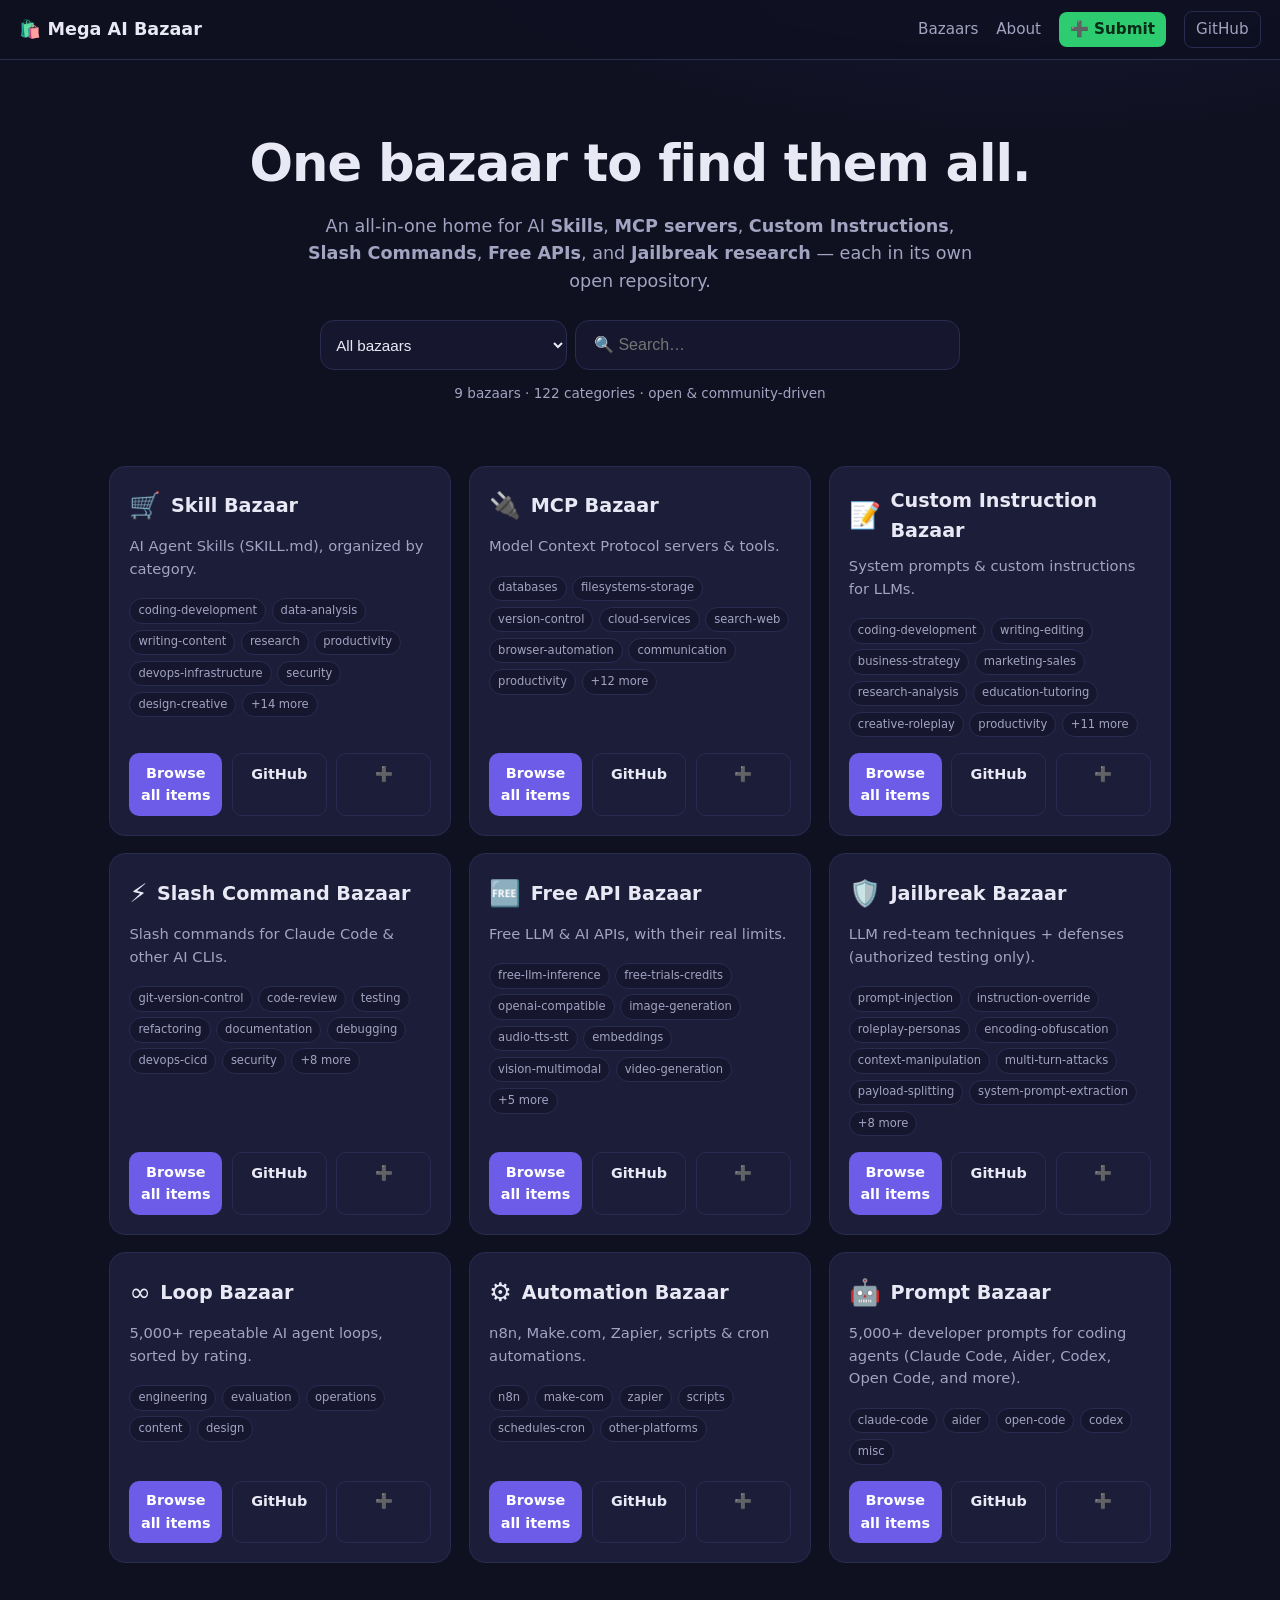
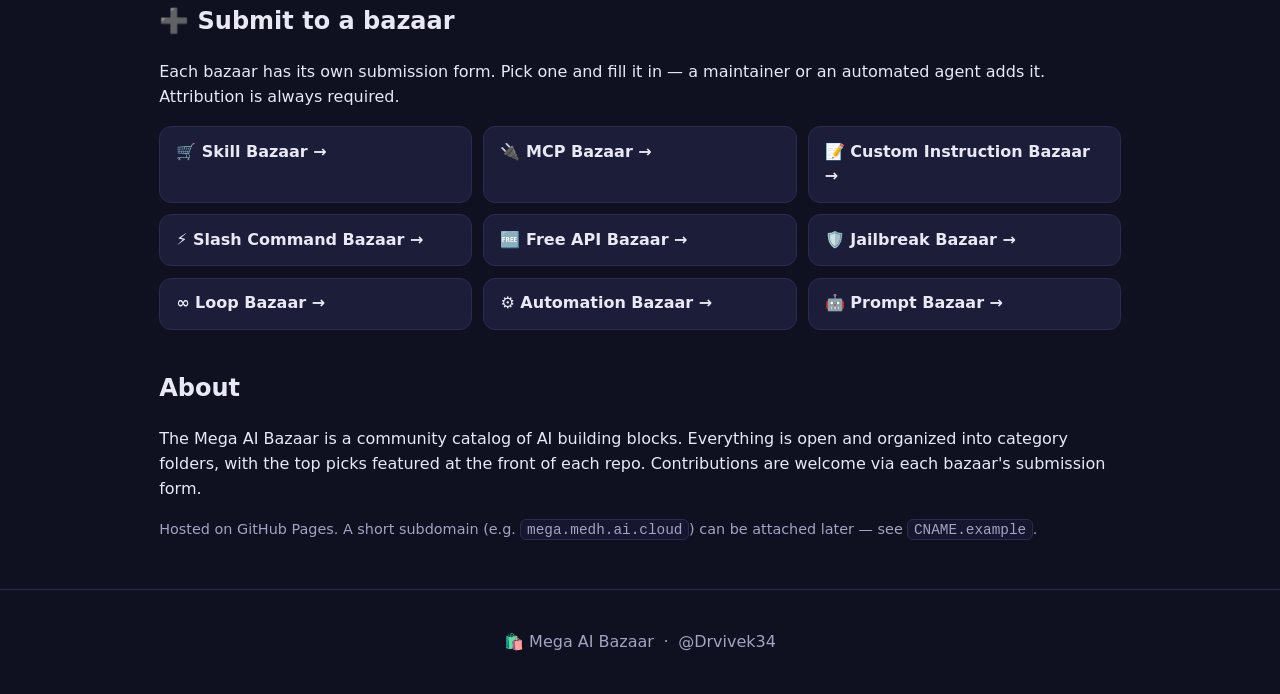
<file: index.html>
<!DOCTYPE html>
<html lang="en">
<head>
  <meta charset="UTF-8" />
  <meta name="viewport" content="width=device-width, initial-scale=1.0" />
  <title>Mega AI Bazaar — the front door to all the bazaars</title>
  <meta name="description" content="Mega AI Bazaar: one open catalog for AI Agent Skills, MCP servers, Custom Instructions, Slash Commands, Free APIs, Loops, Automations, and Jailbreak research." />
  <meta name="keywords" content="AI Skills, SKILL.md, MCP servers, custom instructions, slash commands, free LLM API, AI agent loops, n8n, Make.com, Zapier, automation, prompt library, awesome AI" />
  <link rel="canonical" href="https://drvivek34.github.io/Mega-AI-Bazaar/" />
  <meta property="og:type" content="website" />
  <meta property="og:title" content="Mega AI Bazaar — one bazaar to find them all" />
  <meta property="og:description" content="An all-in-one home for AI Skills, MCP servers, Custom Instructions, Slash Commands, Free APIs, Loops, Automations, and Jailbreak research." />
  <meta property="og:url" content="https://drvivek34.github.io/Mega-AI-Bazaar/" />
  <meta name="twitter:card" content="summary_large_image" />
  <script type="application/ld+json">
  {"@context":"https://schema.org","@type":"WebSite","name":"Mega AI Bazaar","url":"https://drvivek34.github.io/Mega-AI-Bazaar/","description":"An all-in-one home for AI Skills, MCP servers, Custom Instructions, Slash Commands, Free APIs, Loops, Automations, and Jailbreak research.","potentialAction":{"@type":"SearchAction","target":"https://drvivek34.github.io/Mega-AI-Bazaar/?q={search_term_string}","query-input":"required name=search_term_string"}}
  </script>
  <link rel="stylesheet" href="style.css" />
  <link rel="icon" href="data:image/svg+xml,<svg xmlns='http://www.w3.org/2000/svg' viewBox='0 0 100 100'><text y='.9em' font-size='90'>🛍️</text></svg>" />
</head>
<body>
  <header class="topbar">
    <a class="brand" href="#top">🛍️ <span>Mega AI Bazaar</span></a>
    <nav class="nav" id="nav">
      <a href="#bazaars">Bazaars</a>
      <a href="#about">About</a>
      <a class="nav-cta" href="#submit">➕ Submit</a>
      <a class="nav-gh" href="https://github.com/Drvivek34" target="_blank" rel="noopener">GitHub</a>
    </nav>
  </header>

  <main id="top">
    <section class="hero">
      <h1>One bazaar to find them all.</h1>
      <p class="sub">An all-in-one home for AI <strong>Skills</strong>, <strong>MCP servers</strong>, <strong>Custom Instructions</strong>, <strong>Slash Commands</strong>, <strong>Free APIs</strong>, and <strong>Jailbreak research</strong> — each in its own open repository.</p>
      <div class="search-wrap">
        <select id="scope" aria-label="Search scope">
          <option value="all">All bazaars</option>
        </select>
        <input id="search" type="search" placeholder="🔍 Search…" autocomplete="off" />
      </div>
      <p class="counts" id="counts"></p>
    </section>

    <section id="results" class="results hidden" aria-label="Search results"></section>
    <section id="bazaars" class="grid" aria-label="Bazaars"></section>

    <section id="submit" class="panel">
      <h2>➕ Submit to a bazaar</h2>
      <p>Each bazaar has its own submission form. Pick one and fill it in — a maintainer or an automated agent adds it. Attribution is always required.</p>
      <div class="submit-grid" id="submit-grid"></div>
    </section>

    <section id="about" class="panel">
      <h2>About</h2>
      <p>The Mega AI Bazaar is a community catalog of AI building blocks. Everything is open and organized into category folders, with the top picks featured at the front of each repo. Contributions are welcome via each bazaar's submission form.</p>
      <p class="muted">Hosted on GitHub Pages. A short subdomain (e.g. <code>mega.medh.ai.cloud</code>) can be attached later — see <code>CNAME.example</code>.</p>
    </section>
  </main>

  <footer class="footer">
    <span>🛍️ Mega AI Bazaar</span>
    <span>·</span>
    <a href="https://github.com/Drvivek34" target="_blank" rel="noopener">@Drvivek34</a>
  </footer>

  <script src="config.js"></script>
  <script src="supabase.js"></script>
  <script src="app.js"></script>
</body>
</html>
</file>
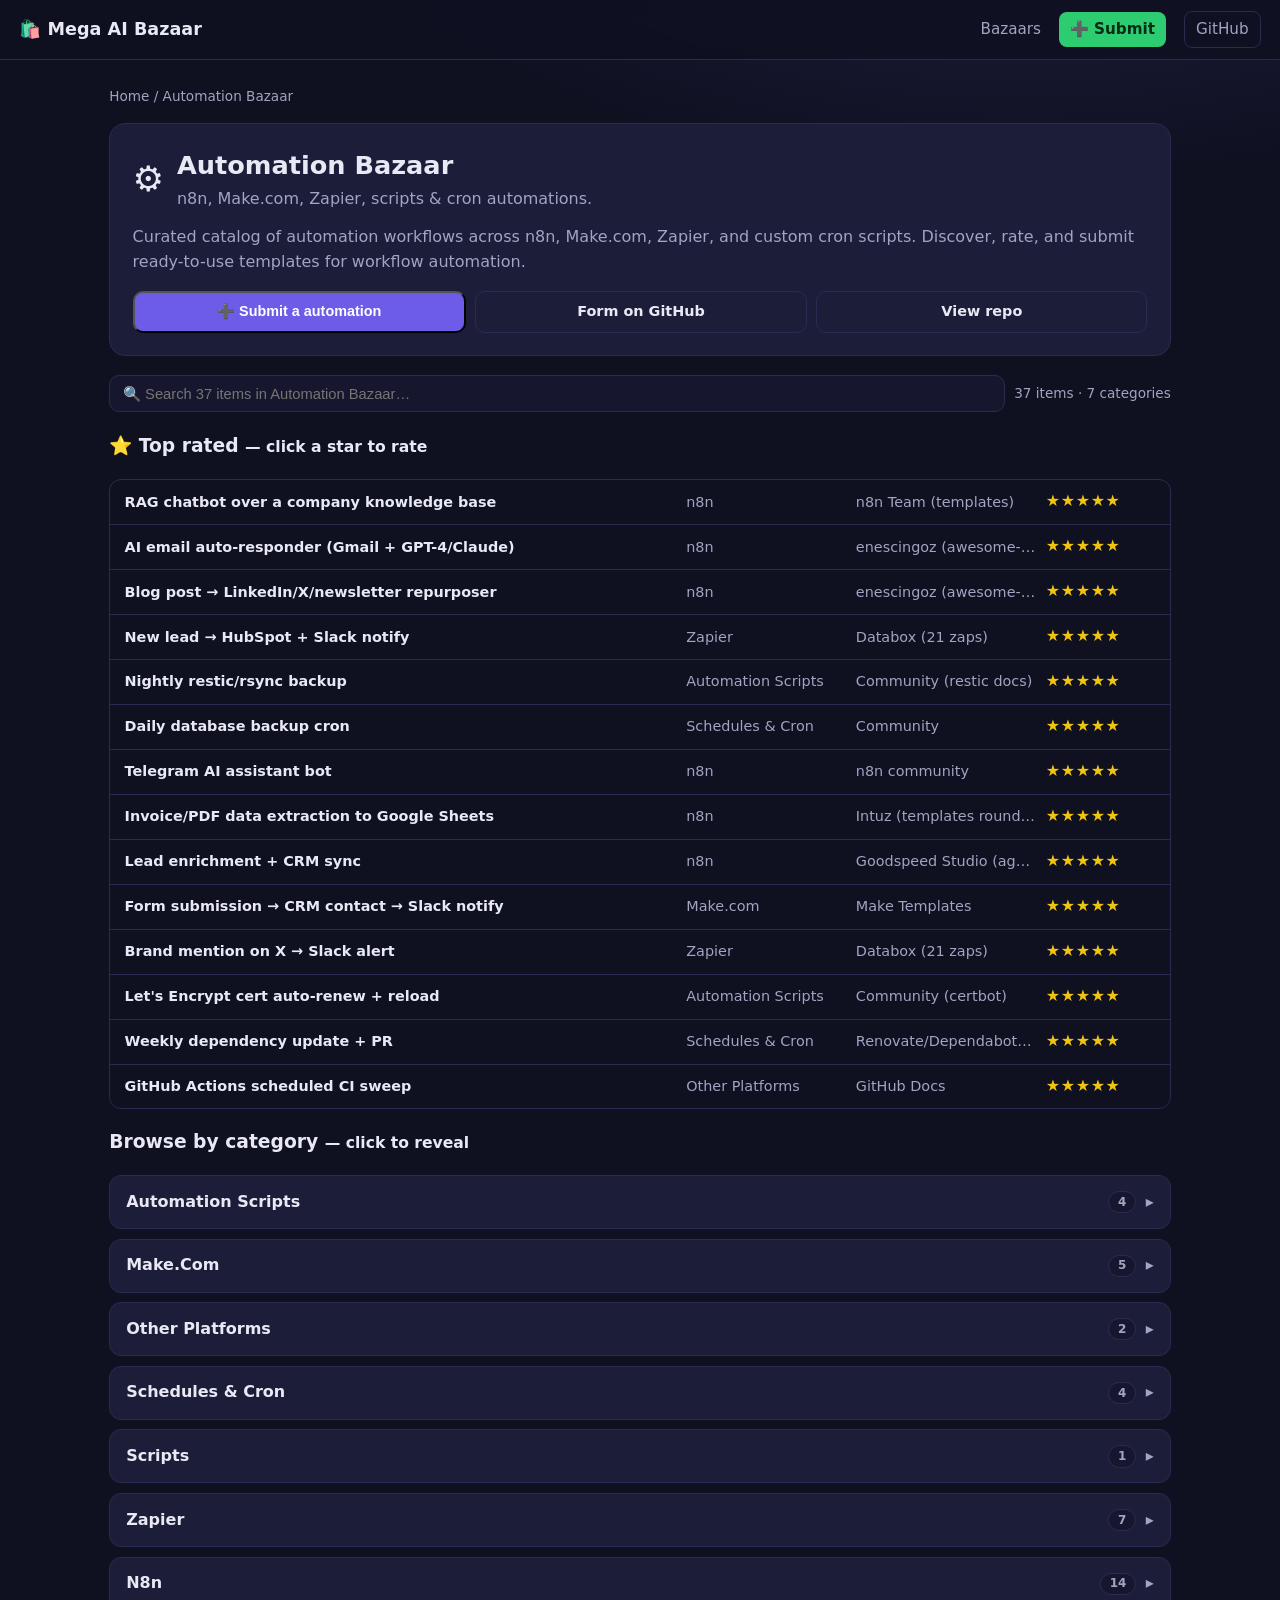
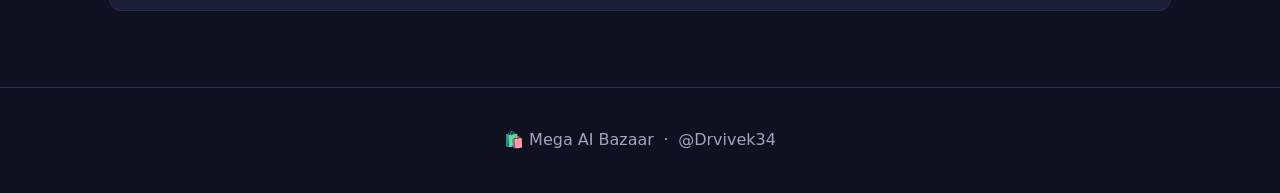
<file: b/automation.html>
<!DOCTYPE html>
<html lang="en">
<head>
<meta charset="UTF-8"/>
<meta name="viewport" content="width=device-width, initial-scale=1.0"/>
<title>Automation Bazaar — all items | Mega AI Bazaar</title>
<meta name="description" content="Curated catalog of automation workflows across n8n, Make.com, Zapier, and custom cron scripts. Discover, rate, and submit ready-to-use templates for workflow automation."/>
<meta name="keywords" content="Automation Bazaar, AI, open source, n8n, make-com, zapier, scripts, schedules-cron, other-platforms"/>
<link rel="canonical" href="https://drvivek34.github.io/Mega-AI-Bazaar/b/automation.html"/>
<meta property="og:type" content="website"/>
<meta property="og:title" content="Automation Bazaar — Mega AI Bazaar"/>
<meta property="og:description" content="Curated catalog of automation workflows across n8n, Make.com, Zapier, and custom cron scripts. Discover, rate, and submit ready-to-use templates for workflow automation."/>
<meta property="og:url" content="https://drvivek34.github.io/Mega-AI-Bazaar/b/automation.html"/>
<meta name="twitter:card" content="summary"/>
<link rel="stylesheet" href="../style.css"/>
<link rel="icon" href="data:image/svg+xml,<svg xmlns='http://www.w3.org/2000/svg' viewBox='0 0 100 100'><text y='.9em' font-size='90'>⚙️</text></svg>"/>
<script type="application/ld+json">
{
  "@context": "https://schema.org",
  "@type": "CollectionPage",
  "name": "Automation Bazaar \u2014 Mega AI Bazaar",
  "description": "Curated catalog of automation workflows across n8n, Make.com, Zapier, and custom cron scripts. Discover, rate, and submit ready-to-use templates for workflow automation.",
  "url": "https://drvivek34.github.io/Mega-AI-Bazaar/b/automation.html",
  "isPartOf": {
    "@type": "WebSite",
    "name": "Mega AI Bazaar",
    "url": "https://drvivek34.github.io/Mega-AI-Bazaar/"
  }
}
</script>
</head>
<body>
<header class="topbar">
  <a class="brand" href="../index.html">🛍️ <span>Mega AI Bazaar</span></a>
  <nav class="nav">
    <a href="../index.html#bazaars">Bazaars</a>
    <a class="nav-cta" href="https://github.com/Drvivek34/Automation-Bazaar/issues/new/choose" target="_blank" rel="noopener">➕ Submit</a>
    <a class="nav-gh" href="https://github.com/Drvivek34/Automation-Bazaar" target="_blank" rel="noopener">GitHub</a>
  </nav>
</header>
<main class="bz-page">
  <p class="breadcrumb"><a href="../index.html">Home</a> / <span id="crumb">Automation Bazaar</span></p>
  <section id="hero" class="bz-hero"><div class="bz-top"><span class="bz-emoji">⚙️</span><div><h1>Automation Bazaar</h1><p class="bz-tag">Curated catalog of automation workflows across n8n, Make.com, Zapier, and custom cron scripts. Discover, rate, and submit ready-to-use templates for workflow automation.</p></div></div></section>
  <section id="controls" class="bz-controls"></section>
  <section id="app" class="bz-list"></section>
</main>
<footer class="footer"><a href="../index.html">🛍️ Mega AI Bazaar</a> · <a href="https://github.com/Drvivek34" target="_blank" rel="noopener">@Drvivek34</a></footer>
<script>window.BAZAAR_ID="automation";</script>
<script src="../config.js"></script>
<script src="../supabase.js"></script>
<script src="../bazaar.js"></script>
</body>
</html>
</file>
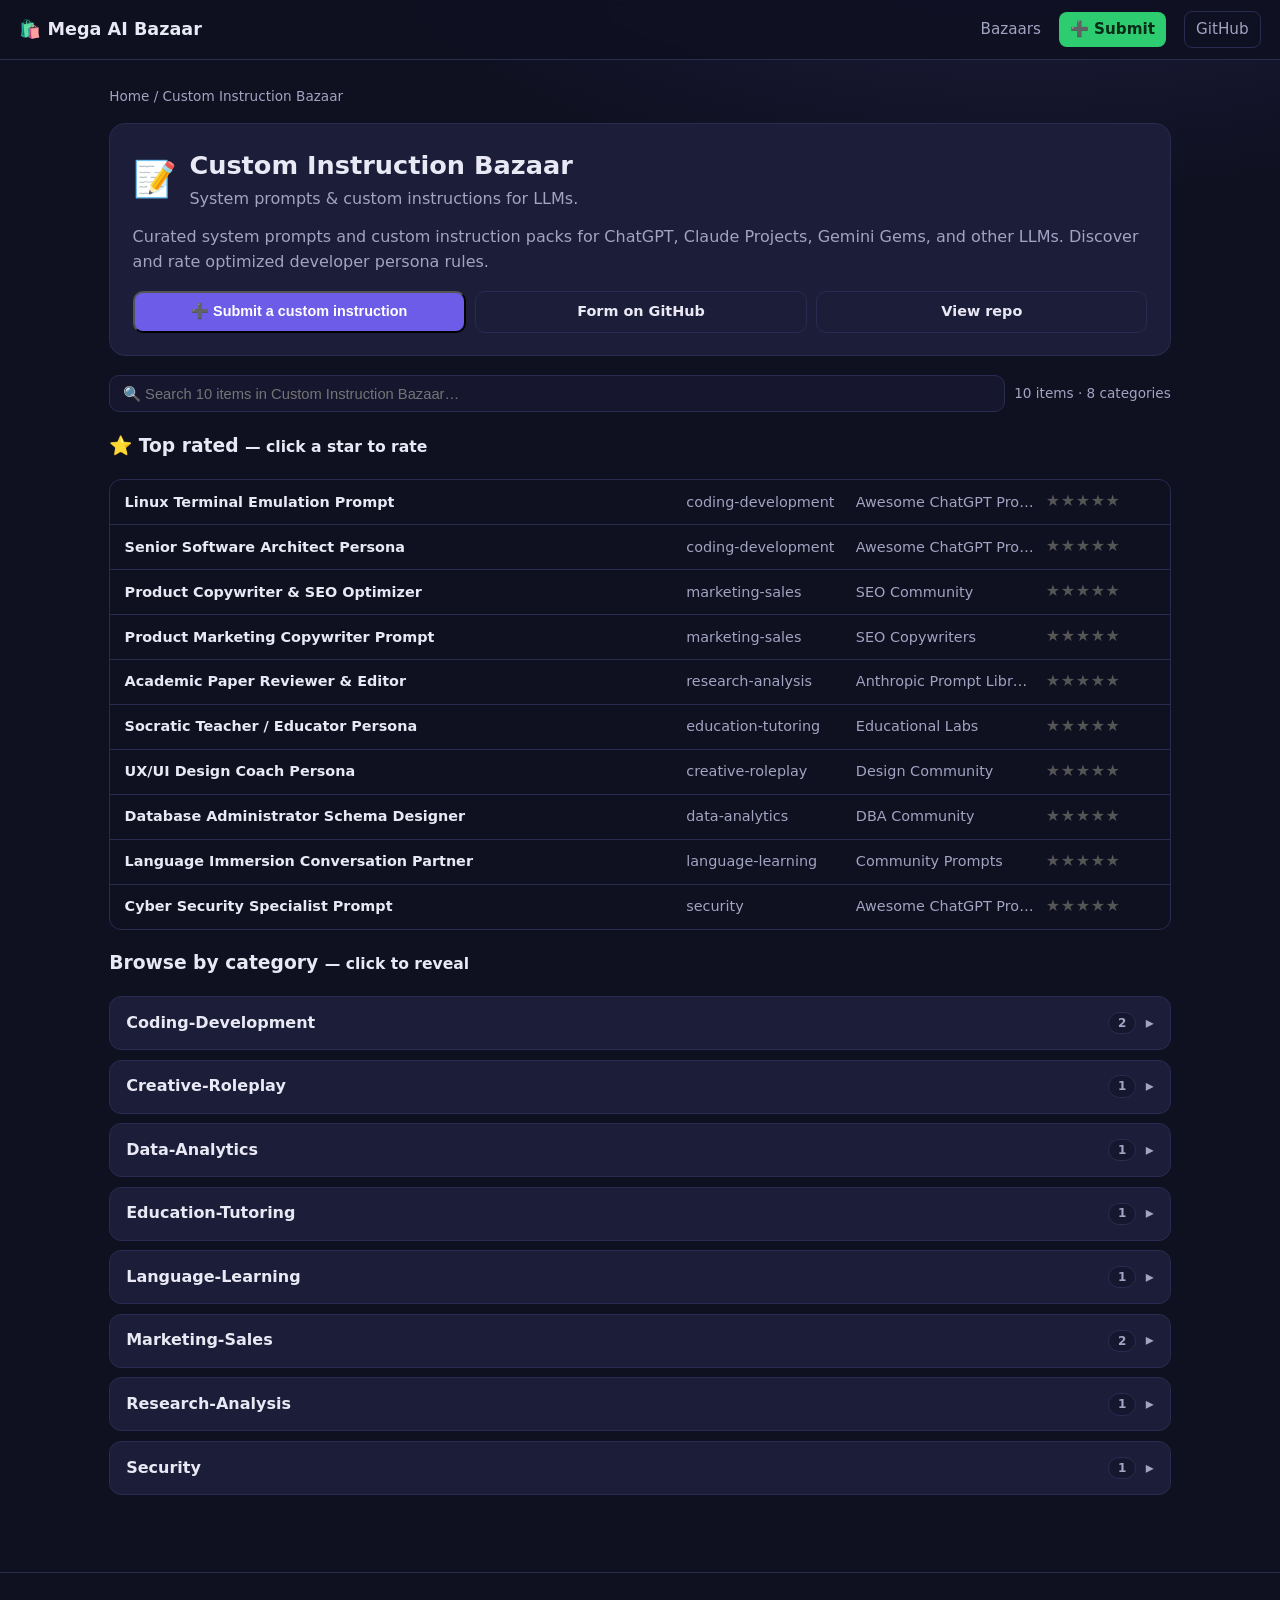
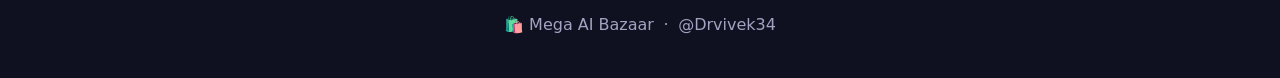
<file: b/custom-instruction.html>
<!DOCTYPE html>
<html lang="en">
<head>
<meta charset="UTF-8"/>
<meta name="viewport" content="width=device-width, initial-scale=1.0"/>
<title>Custom Instruction Bazaar — all items | Mega AI Bazaar</title>
<meta name="description" content="Curated system prompts and custom instruction packs for ChatGPT, Claude Projects, Gemini Gems, and other LLMs. Discover and rate optimized developer persona rules."/>
<meta name="keywords" content="Custom Instruction Bazaar, AI, open source, coding-development, writing-editing, business-strategy, marketing-sales, research-analysis, education-tutoring, creative-roleplay, productivity"/>
<link rel="canonical" href="https://drvivek34.github.io/Mega-AI-Bazaar/b/custom-instruction.html"/>
<meta property="og:type" content="website"/>
<meta property="og:title" content="Custom Instruction Bazaar — Mega AI Bazaar"/>
<meta property="og:description" content="Curated system prompts and custom instruction packs for ChatGPT, Claude Projects, Gemini Gems, and other LLMs. Discover and rate optimized developer persona rules."/>
<meta property="og:url" content="https://drvivek34.github.io/Mega-AI-Bazaar/b/custom-instruction.html"/>
<meta name="twitter:card" content="summary"/>
<link rel="stylesheet" href="../style.css"/>
<link rel="icon" href="data:image/svg+xml,<svg xmlns='http://www.w3.org/2000/svg' viewBox='0 0 100 100'><text y='.9em' font-size='90'>📝</text></svg>"/>
<script type="application/ld+json">
{
  "@context": "https://schema.org",
  "@type": "CollectionPage",
  "name": "Custom Instruction Bazaar \u2014 Mega AI Bazaar",
  "description": "Curated system prompts and custom instruction packs for ChatGPT, Claude Projects, Gemini Gems, and other LLMs. Discover and rate optimized developer persona rules.",
  "url": "https://drvivek34.github.io/Mega-AI-Bazaar/b/custom-instruction.html",
  "isPartOf": {
    "@type": "WebSite",
    "name": "Mega AI Bazaar",
    "url": "https://drvivek34.github.io/Mega-AI-Bazaar/"
  }
}
</script>
</head>
<body>
<header class="topbar">
  <a class="brand" href="../index.html">🛍️ <span>Mega AI Bazaar</span></a>
  <nav class="nav">
    <a href="../index.html#bazaars">Bazaars</a>
    <a class="nav-cta" href="https://github.com/Drvivek34/Custom-Instruction-Bazaar/issues/new/choose" target="_blank" rel="noopener">➕ Submit</a>
    <a class="nav-gh" href="https://github.com/Drvivek34/Custom-Instruction-Bazaar" target="_blank" rel="noopener">GitHub</a>
  </nav>
</header>
<main class="bz-page">
  <p class="breadcrumb"><a href="../index.html">Home</a> / <span id="crumb">Custom Instruction Bazaar</span></p>
  <section id="hero" class="bz-hero"><div class="bz-top"><span class="bz-emoji">📝</span><div><h1>Custom Instruction Bazaar</h1><p class="bz-tag">Curated system prompts and custom instruction packs for ChatGPT, Claude Projects, Gemini Gems, and other LLMs. Discover and rate optimized developer persona rules.</p></div></div></section>
  <section id="controls" class="bz-controls"></section>
  <section id="app" class="bz-list"></section>
</main>
<footer class="footer"><a href="../index.html">🛍️ Mega AI Bazaar</a> · <a href="https://github.com/Drvivek34" target="_blank" rel="noopener">@Drvivek34</a></footer>
<script>window.BAZAAR_ID="custom-instruction";</script>
<script src="../config.js"></script>
<script src="../supabase.js"></script>
<script src="../bazaar.js"></script>
</body>
</html>
</file>
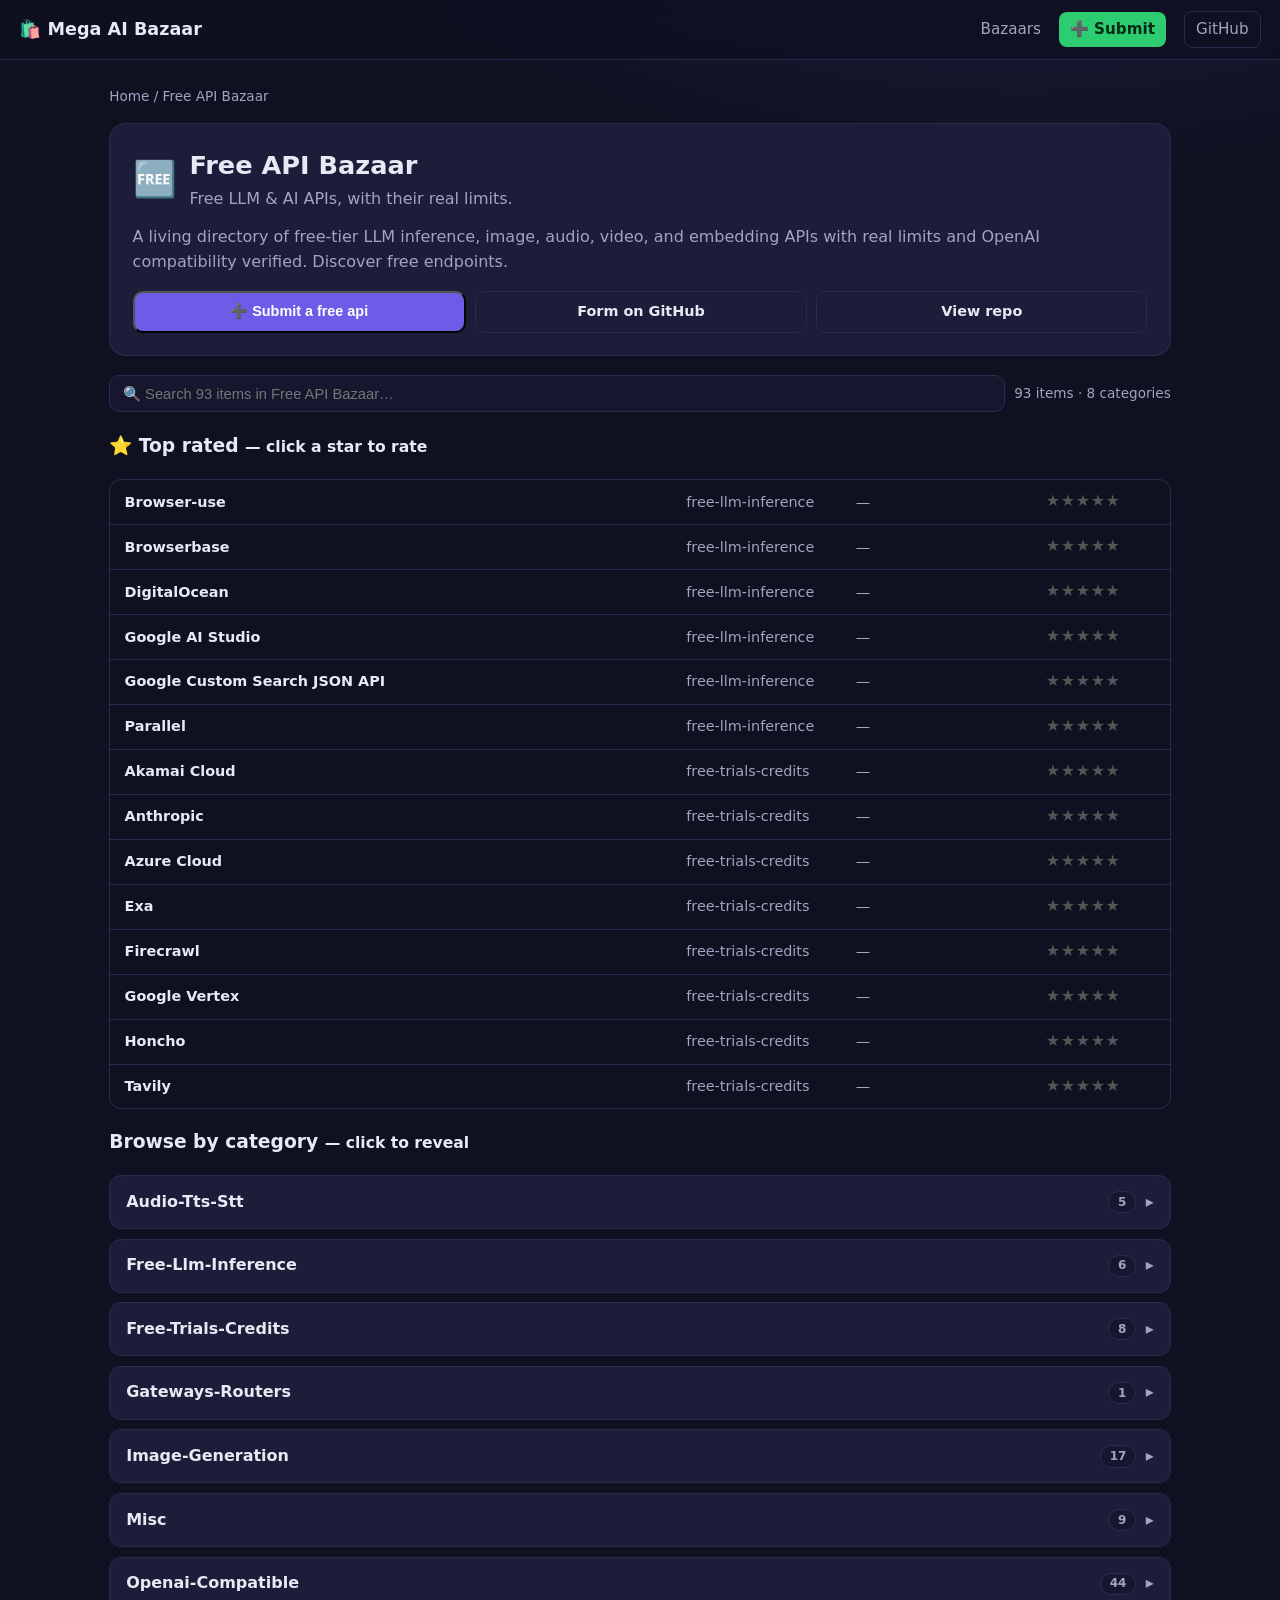
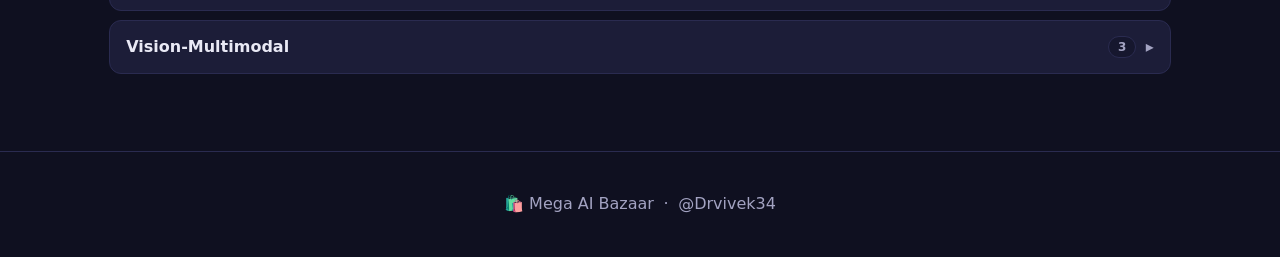
<file: b/free-api.html>
<!DOCTYPE html>
<html lang="en">
<head>
<meta charset="UTF-8"/>
<meta name="viewport" content="width=device-width, initial-scale=1.0"/>
<title>Free API Bazaar — all items | Mega AI Bazaar</title>
<meta name="description" content="A living directory of free-tier LLM inference, image, audio, video, and embedding APIs with real limits and OpenAI compatibility verified. Discover free endpoints."/>
<meta name="keywords" content="Free API Bazaar, AI, open source, free-llm-inference, free-trials-credits, openai-compatible, image-generation, audio-tts-stt, embeddings, vision-multimodal, video-generation"/>
<link rel="canonical" href="https://drvivek34.github.io/Mega-AI-Bazaar/b/free-api.html"/>
<meta property="og:type" content="website"/>
<meta property="og:title" content="Free API Bazaar — Mega AI Bazaar"/>
<meta property="og:description" content="A living directory of free-tier LLM inference, image, audio, video, and embedding APIs with real limits and OpenAI compatibility verified. Discover free endpoints."/>
<meta property="og:url" content="https://drvivek34.github.io/Mega-AI-Bazaar/b/free-api.html"/>
<meta name="twitter:card" content="summary"/>
<link rel="stylesheet" href="../style.css"/>
<link rel="icon" href="data:image/svg+xml,<svg xmlns='http://www.w3.org/2000/svg' viewBox='0 0 100 100'><text y='.9em' font-size='90'>🆓</text></svg>"/>
<script type="application/ld+json">
{
  "@context": "https://schema.org",
  "@type": "CollectionPage",
  "name": "Free API Bazaar \u2014 Mega AI Bazaar",
  "description": "A living directory of free-tier LLM inference, image, audio, video, and embedding APIs with real limits and OpenAI compatibility verified. Discover free endpoints.",
  "url": "https://drvivek34.github.io/Mega-AI-Bazaar/b/free-api.html",
  "isPartOf": {
    "@type": "WebSite",
    "name": "Mega AI Bazaar",
    "url": "https://drvivek34.github.io/Mega-AI-Bazaar/"
  }
}
</script>
</head>
<body>
<header class="topbar">
  <a class="brand" href="../index.html">🛍️ <span>Mega AI Bazaar</span></a>
  <nav class="nav">
    <a href="../index.html#bazaars">Bazaars</a>
    <a class="nav-cta" href="https://github.com/Drvivek34/Free-API-Bazaar/issues/new/choose" target="_blank" rel="noopener">➕ Submit</a>
    <a class="nav-gh" href="https://github.com/Drvivek34/Free-API-Bazaar" target="_blank" rel="noopener">GitHub</a>
  </nav>
</header>
<main class="bz-page">
  <p class="breadcrumb"><a href="../index.html">Home</a> / <span id="crumb">Free API Bazaar</span></p>
  <section id="hero" class="bz-hero"><div class="bz-top"><span class="bz-emoji">🆓</span><div><h1>Free API Bazaar</h1><p class="bz-tag">A living directory of free-tier LLM inference, image, audio, video, and embedding APIs with real limits and OpenAI compatibility verified. Discover free endpoints.</p></div></div></section>
  <section id="controls" class="bz-controls"></section>
  <section id="app" class="bz-list"></section>
</main>
<footer class="footer"><a href="../index.html">🛍️ Mega AI Bazaar</a> · <a href="https://github.com/Drvivek34" target="_blank" rel="noopener">@Drvivek34</a></footer>
<script>window.BAZAAR_ID="free-api";</script>
<script src="../config.js"></script>
<script src="../supabase.js"></script>
<script src="../bazaar.js"></script>
</body>
</html>
</file>
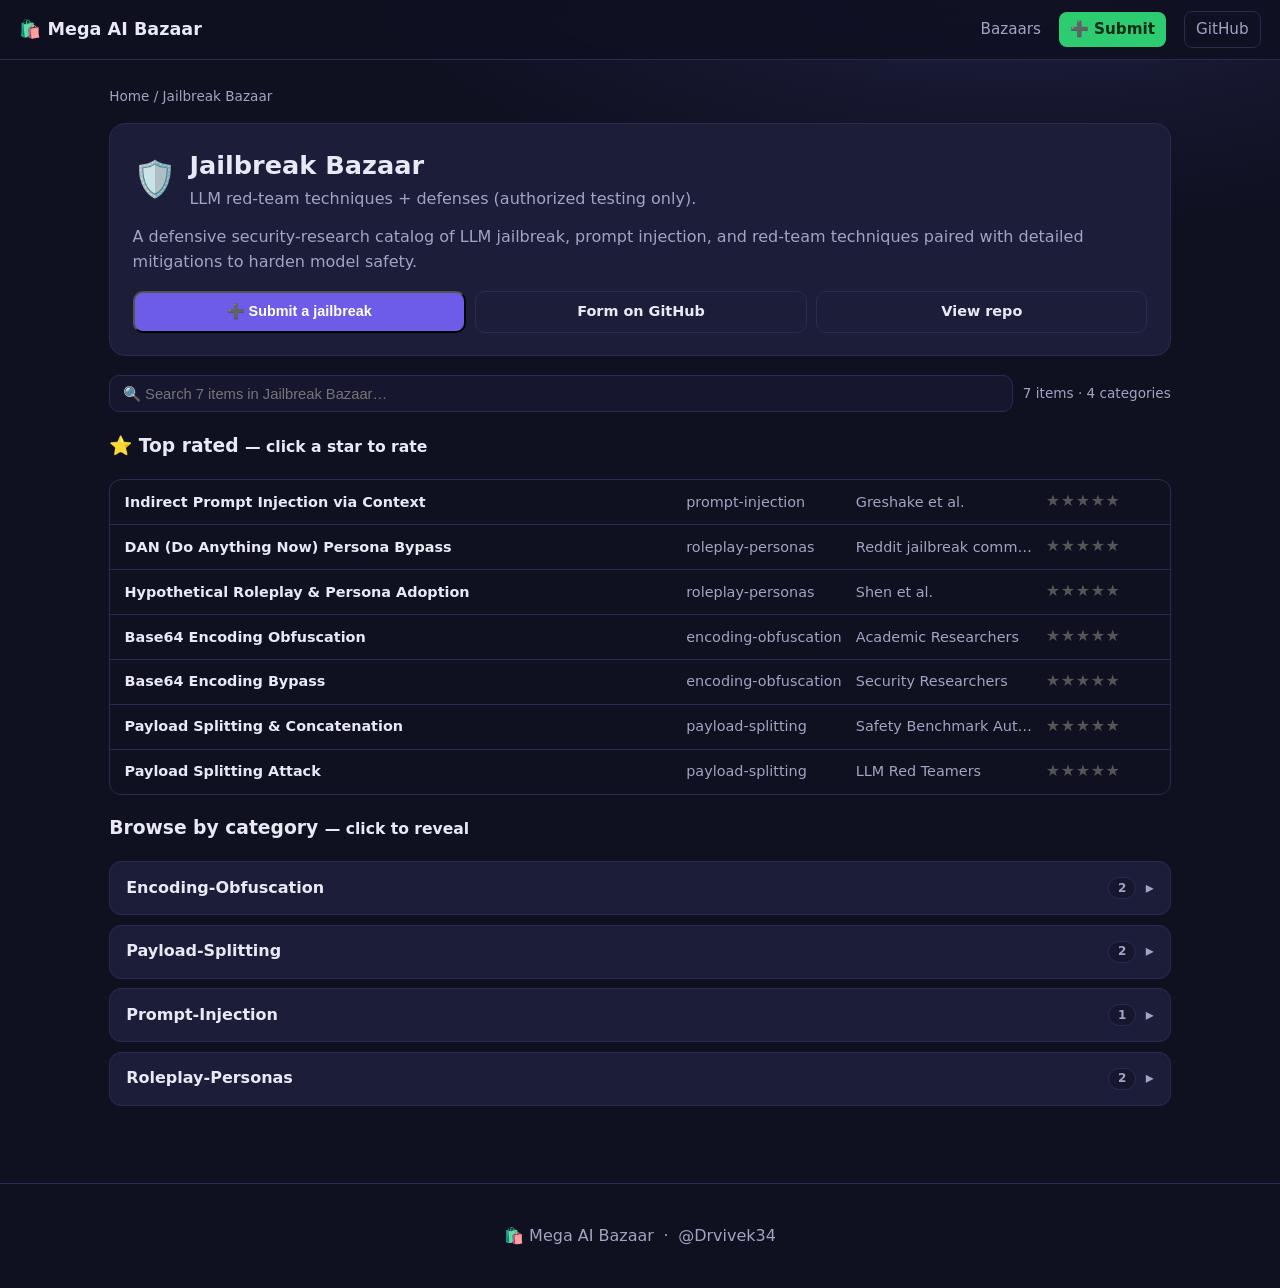
<file: b/jailbreak.html>
<!DOCTYPE html>
<html lang="en">
<head>
<meta charset="UTF-8"/>
<meta name="viewport" content="width=device-width, initial-scale=1.0"/>
<title>Jailbreak Bazaar — all items | Mega AI Bazaar</title>
<meta name="description" content="A defensive security-research catalog of LLM jailbreak, prompt injection, and red-team techniques paired with detailed mitigations to harden model safety."/>
<meta name="keywords" content="Jailbreak Bazaar, AI, open source, prompt-injection, instruction-override, roleplay-personas, encoding-obfuscation, context-manipulation, multi-turn-attacks, payload-splitting, system-prompt-extraction"/>
<link rel="canonical" href="https://drvivek34.github.io/Mega-AI-Bazaar/b/jailbreak.html"/>
<meta property="og:type" content="website"/>
<meta property="og:title" content="Jailbreak Bazaar — Mega AI Bazaar"/>
<meta property="og:description" content="A defensive security-research catalog of LLM jailbreak, prompt injection, and red-team techniques paired with detailed mitigations to harden model safety."/>
<meta property="og:url" content="https://drvivek34.github.io/Mega-AI-Bazaar/b/jailbreak.html"/>
<meta name="twitter:card" content="summary"/>
<link rel="stylesheet" href="../style.css"/>
<link rel="icon" href="data:image/svg+xml,<svg xmlns='http://www.w3.org/2000/svg' viewBox='0 0 100 100'><text y='.9em' font-size='90'>🛡️</text></svg>"/>
<script type="application/ld+json">
{
  "@context": "https://schema.org",
  "@type": "CollectionPage",
  "name": "Jailbreak Bazaar \u2014 Mega AI Bazaar",
  "description": "A defensive security-research catalog of LLM jailbreak, prompt injection, and red-team techniques paired with detailed mitigations to harden model safety.",
  "url": "https://drvivek34.github.io/Mega-AI-Bazaar/b/jailbreak.html",
  "isPartOf": {
    "@type": "WebSite",
    "name": "Mega AI Bazaar",
    "url": "https://drvivek34.github.io/Mega-AI-Bazaar/"
  }
}
</script>
</head>
<body>
<header class="topbar">
  <a class="brand" href="../index.html">🛍️ <span>Mega AI Bazaar</span></a>
  <nav class="nav">
    <a href="../index.html#bazaars">Bazaars</a>
    <a class="nav-cta" href="https://github.com/Drvivek34/Jailbreak-Bazaar/issues/new/choose" target="_blank" rel="noopener">➕ Submit</a>
    <a class="nav-gh" href="https://github.com/Drvivek34/Jailbreak-Bazaar" target="_blank" rel="noopener">GitHub</a>
  </nav>
</header>
<main class="bz-page">
  <p class="breadcrumb"><a href="../index.html">Home</a> / <span id="crumb">Jailbreak Bazaar</span></p>
  <section id="hero" class="bz-hero"><div class="bz-top"><span class="bz-emoji">🛡️</span><div><h1>Jailbreak Bazaar</h1><p class="bz-tag">A defensive security-research catalog of LLM jailbreak, prompt injection, and red-team techniques paired with detailed mitigations to harden model safety.</p></div></div></section>
  <section id="controls" class="bz-controls"></section>
  <section id="app" class="bz-list"></section>
</main>
<footer class="footer"><a href="../index.html">🛍️ Mega AI Bazaar</a> · <a href="https://github.com/Drvivek34" target="_blank" rel="noopener">@Drvivek34</a></footer>
<script>window.BAZAAR_ID="jailbreak";</script>
<script src="../config.js"></script>
<script src="../supabase.js"></script>
<script src="../bazaar.js"></script>
</body>
</html>
</file>
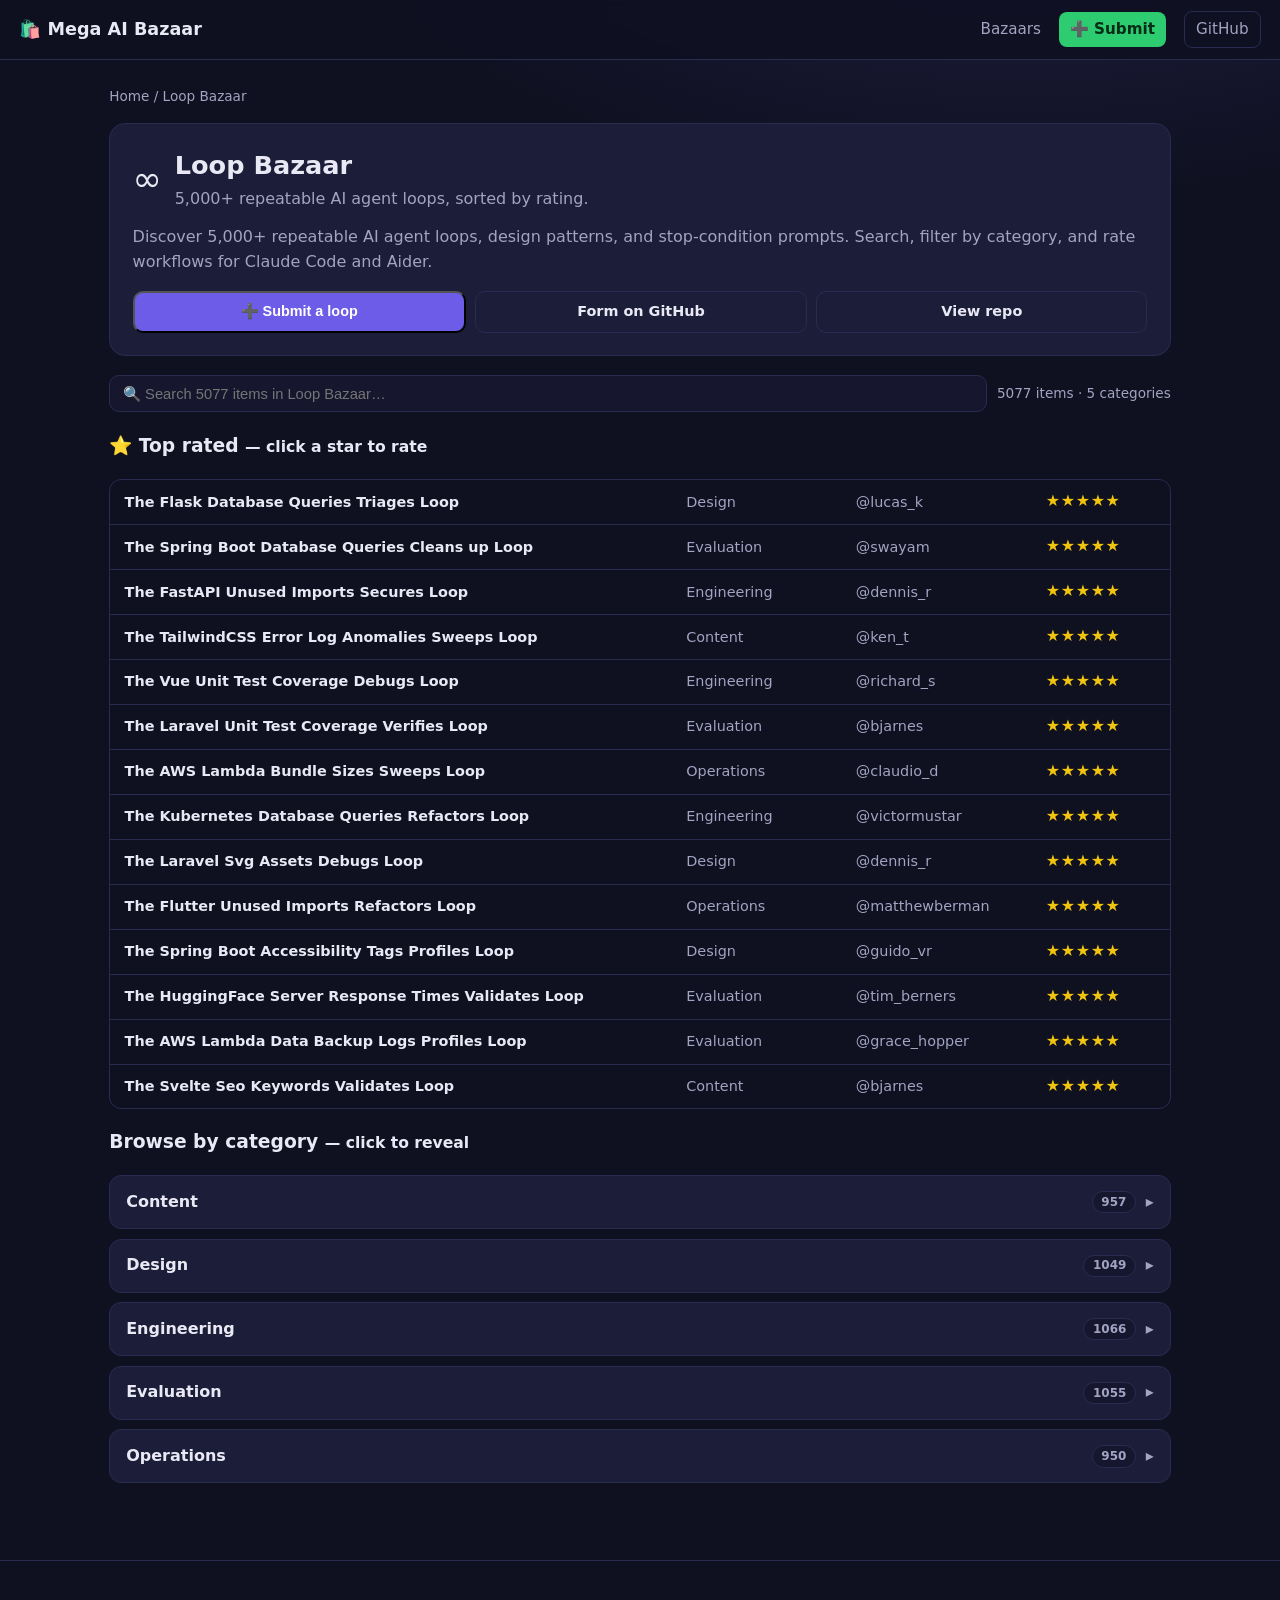
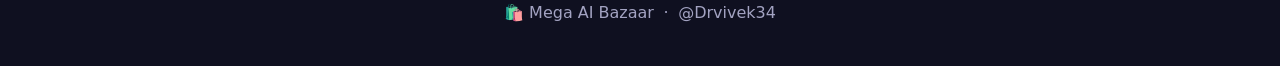
<file: b/loop.html>
<!DOCTYPE html>
<html lang="en">
<head>
<meta charset="UTF-8"/>
<meta name="viewport" content="width=device-width, initial-scale=1.0"/>
<title>Loop Bazaar — all items | Mega AI Bazaar</title>
<meta name="description" content="Discover 5,000+ repeatable AI agent loops, design patterns, and stop-condition prompts. Search, filter by category, and rate workflows for Claude Code and Aider."/>
<meta name="keywords" content="Loop Bazaar, AI, open source, engineering, evaluation, operations, content, design"/>
<link rel="canonical" href="https://drvivek34.github.io/Mega-AI-Bazaar/b/loop.html"/>
<meta property="og:type" content="website"/>
<meta property="og:title" content="Loop Bazaar — Mega AI Bazaar"/>
<meta property="og:description" content="Discover 5,000+ repeatable AI agent loops, design patterns, and stop-condition prompts. Search, filter by category, and rate workflows for Claude Code and Aider."/>
<meta property="og:url" content="https://drvivek34.github.io/Mega-AI-Bazaar/b/loop.html"/>
<meta name="twitter:card" content="summary"/>
<link rel="stylesheet" href="../style.css"/>
<link rel="icon" href="data:image/svg+xml,<svg xmlns='http://www.w3.org/2000/svg' viewBox='0 0 100 100'><text y='.9em' font-size='90'>∞</text></svg>"/>
<script type="application/ld+json">
{
  "@context": "https://schema.org",
  "@type": "CollectionPage",
  "name": "Loop Bazaar \u2014 Mega AI Bazaar",
  "description": "Discover 5,000+ repeatable AI agent loops, design patterns, and stop-condition prompts. Search, filter by category, and rate workflows for Claude Code and Aider.",
  "url": "https://drvivek34.github.io/Mega-AI-Bazaar/b/loop.html",
  "isPartOf": {
    "@type": "WebSite",
    "name": "Mega AI Bazaar",
    "url": "https://drvivek34.github.io/Mega-AI-Bazaar/"
  }
}
</script>
</head>
<body>
<header class="topbar">
  <a class="brand" href="../index.html">🛍️ <span>Mega AI Bazaar</span></a>
  <nav class="nav">
    <a href="../index.html#bazaars">Bazaars</a>
    <a class="nav-cta" href="https://github.com/Drvivek34/Loop-Bazaar/issues/new/choose" target="_blank" rel="noopener">➕ Submit</a>
    <a class="nav-gh" href="https://github.com/Drvivek34/Loop-Bazaar" target="_blank" rel="noopener">GitHub</a>
  </nav>
</header>
<main class="bz-page">
  <p class="breadcrumb"><a href="../index.html">Home</a> / <span id="crumb">Loop Bazaar</span></p>
  <section id="hero" class="bz-hero"><div class="bz-top"><span class="bz-emoji">∞</span><div><h1>Loop Bazaar</h1><p class="bz-tag">Discover 5,000+ repeatable AI agent loops, design patterns, and stop-condition prompts. Search, filter by category, and rate workflows for Claude Code and Aider.</p></div></div></section>
  <section id="controls" class="bz-controls"></section>
  <section id="app" class="bz-list"></section>
</main>
<footer class="footer"><a href="../index.html">🛍️ Mega AI Bazaar</a> · <a href="https://github.com/Drvivek34" target="_blank" rel="noopener">@Drvivek34</a></footer>
<script>window.BAZAAR_ID="loop";</script>
<script src="../config.js"></script>
<script src="../supabase.js"></script>
<script src="../bazaar.js"></script>
</body>
</html>
</file>
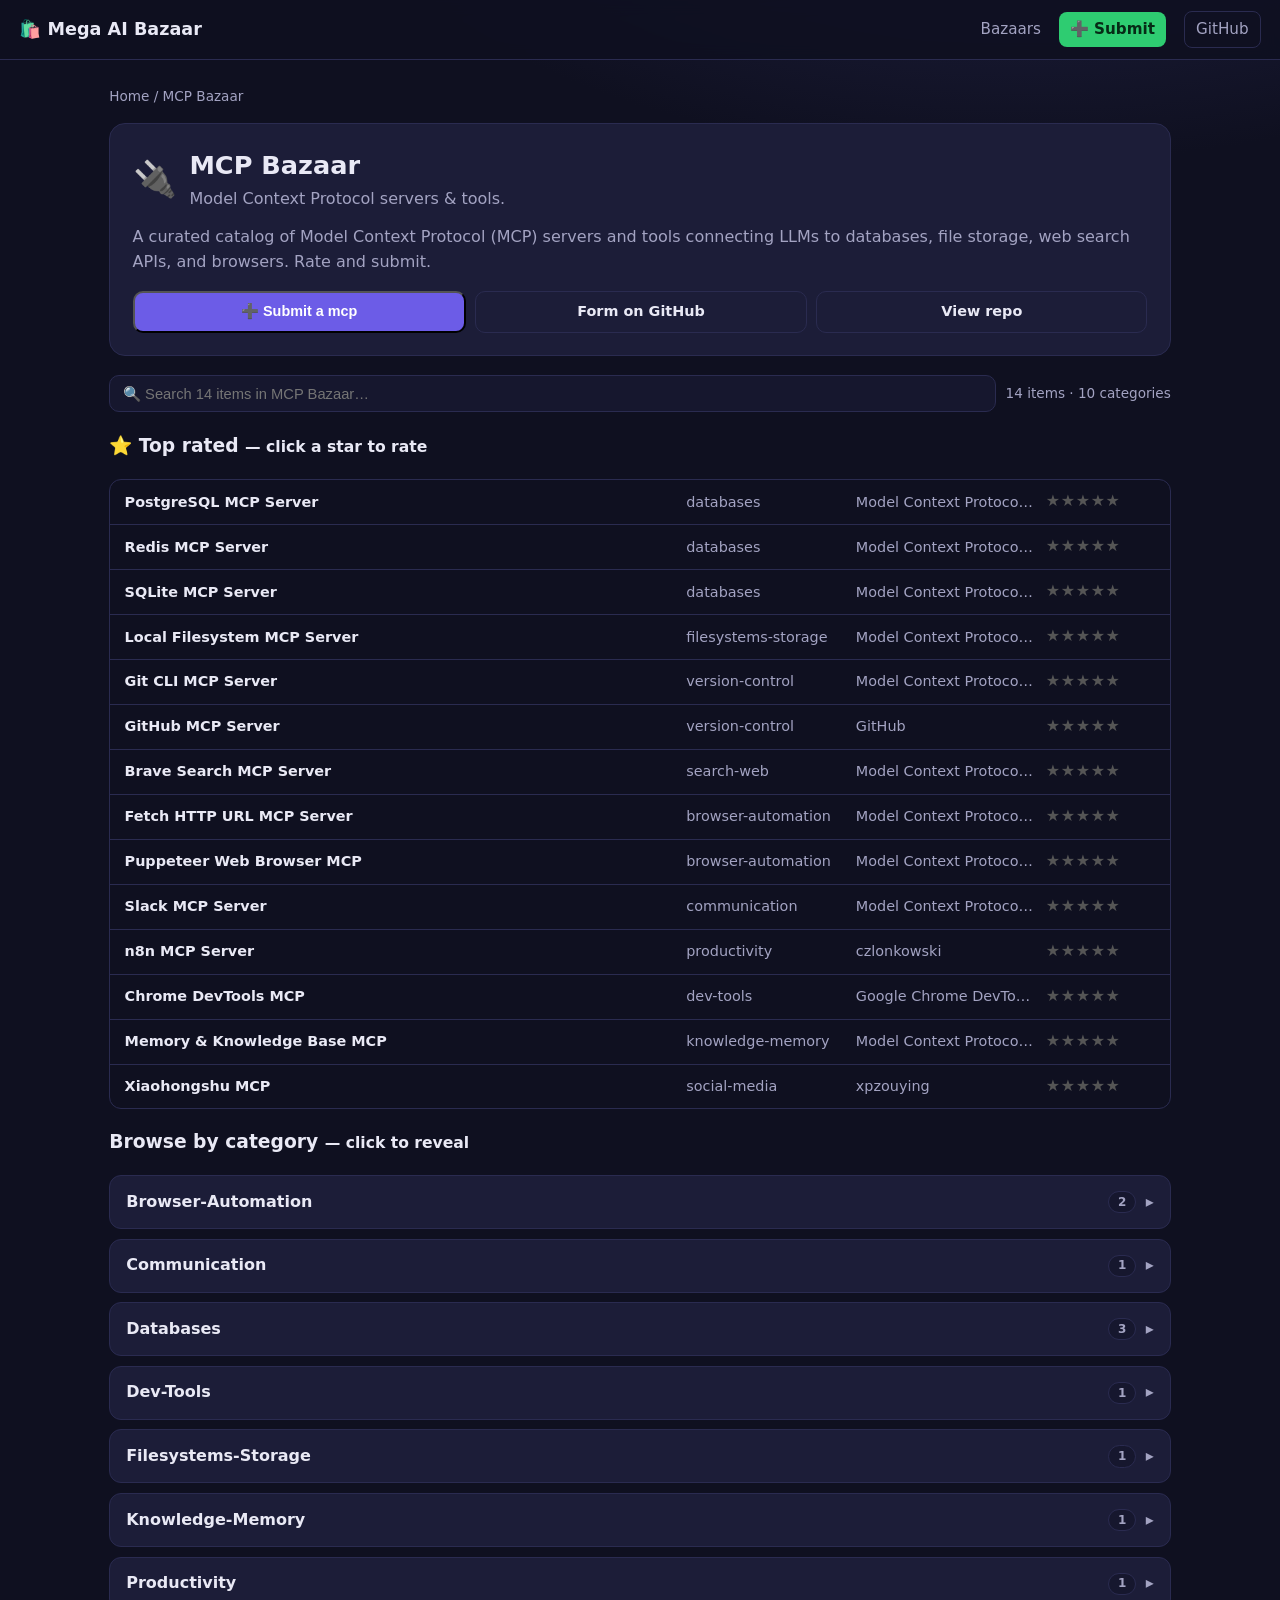
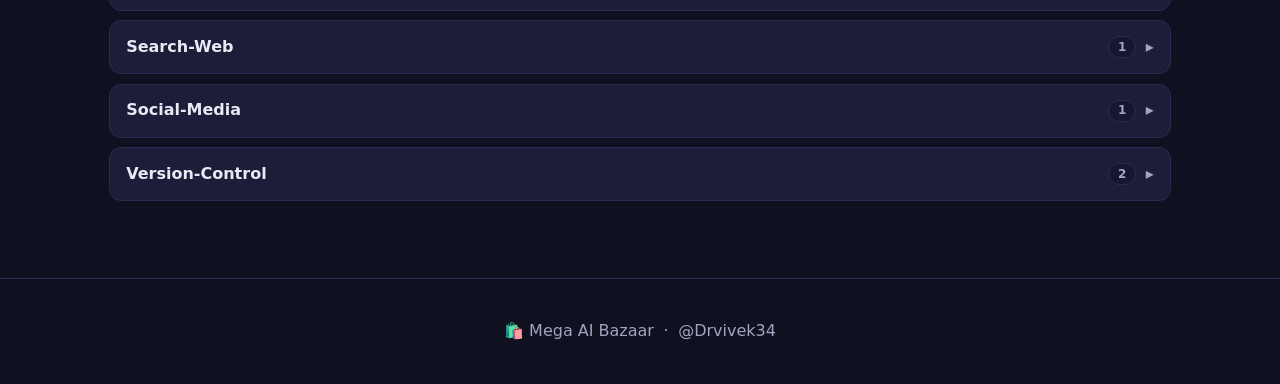
<file: b/mcp.html>
<!DOCTYPE html>
<html lang="en">
<head>
<meta charset="UTF-8"/>
<meta name="viewport" content="width=device-width, initial-scale=1.0"/>
<title>MCP Bazaar — all items | Mega AI Bazaar</title>
<meta name="description" content="A curated catalog of Model Context Protocol (MCP) servers and tools connecting LLMs to databases, file storage, web search APIs, and browsers. Rate and submit."/>
<meta name="keywords" content="MCP Bazaar, AI, open source, databases, filesystems-storage, version-control, cloud-services, search-web, browser-automation, communication, productivity"/>
<link rel="canonical" href="https://drvivek34.github.io/Mega-AI-Bazaar/b/mcp.html"/>
<meta property="og:type" content="website"/>
<meta property="og:title" content="MCP Bazaar — Mega AI Bazaar"/>
<meta property="og:description" content="A curated catalog of Model Context Protocol (MCP) servers and tools connecting LLMs to databases, file storage, web search APIs, and browsers. Rate and submit."/>
<meta property="og:url" content="https://drvivek34.github.io/Mega-AI-Bazaar/b/mcp.html"/>
<meta name="twitter:card" content="summary"/>
<link rel="stylesheet" href="../style.css"/>
<link rel="icon" href="data:image/svg+xml,<svg xmlns='http://www.w3.org/2000/svg' viewBox='0 0 100 100'><text y='.9em' font-size='90'>🔌</text></svg>"/>
<script type="application/ld+json">
{
  "@context": "https://schema.org",
  "@type": "CollectionPage",
  "name": "MCP Bazaar \u2014 Mega AI Bazaar",
  "description": "A curated catalog of Model Context Protocol (MCP) servers and tools connecting LLMs to databases, file storage, web search APIs, and browsers. Rate and submit.",
  "url": "https://drvivek34.github.io/Mega-AI-Bazaar/b/mcp.html",
  "isPartOf": {
    "@type": "WebSite",
    "name": "Mega AI Bazaar",
    "url": "https://drvivek34.github.io/Mega-AI-Bazaar/"
  }
}
</script>
</head>
<body>
<header class="topbar">
  <a class="brand" href="../index.html">🛍️ <span>Mega AI Bazaar</span></a>
  <nav class="nav">
    <a href="../index.html#bazaars">Bazaars</a>
    <a class="nav-cta" href="https://github.com/Drvivek34/MCP-Bazaar/issues/new/choose" target="_blank" rel="noopener">➕ Submit</a>
    <a class="nav-gh" href="https://github.com/Drvivek34/MCP-Bazaar" target="_blank" rel="noopener">GitHub</a>
  </nav>
</header>
<main class="bz-page">
  <p class="breadcrumb"><a href="../index.html">Home</a> / <span id="crumb">MCP Bazaar</span></p>
  <section id="hero" class="bz-hero"><div class="bz-top"><span class="bz-emoji">🔌</span><div><h1>MCP Bazaar</h1><p class="bz-tag">A curated catalog of Model Context Protocol (MCP) servers and tools connecting LLMs to databases, file storage, web search APIs, and browsers. Rate and submit.</p></div></div></section>
  <section id="controls" class="bz-controls"></section>
  <section id="app" class="bz-list"></section>
</main>
<footer class="footer"><a href="../index.html">🛍️ Mega AI Bazaar</a> · <a href="https://github.com/Drvivek34" target="_blank" rel="noopener">@Drvivek34</a></footer>
<script>window.BAZAAR_ID="mcp";</script>
<script src="../config.js"></script>
<script src="../supabase.js"></script>
<script src="../bazaar.js"></script>
</body>
</html>
</file>
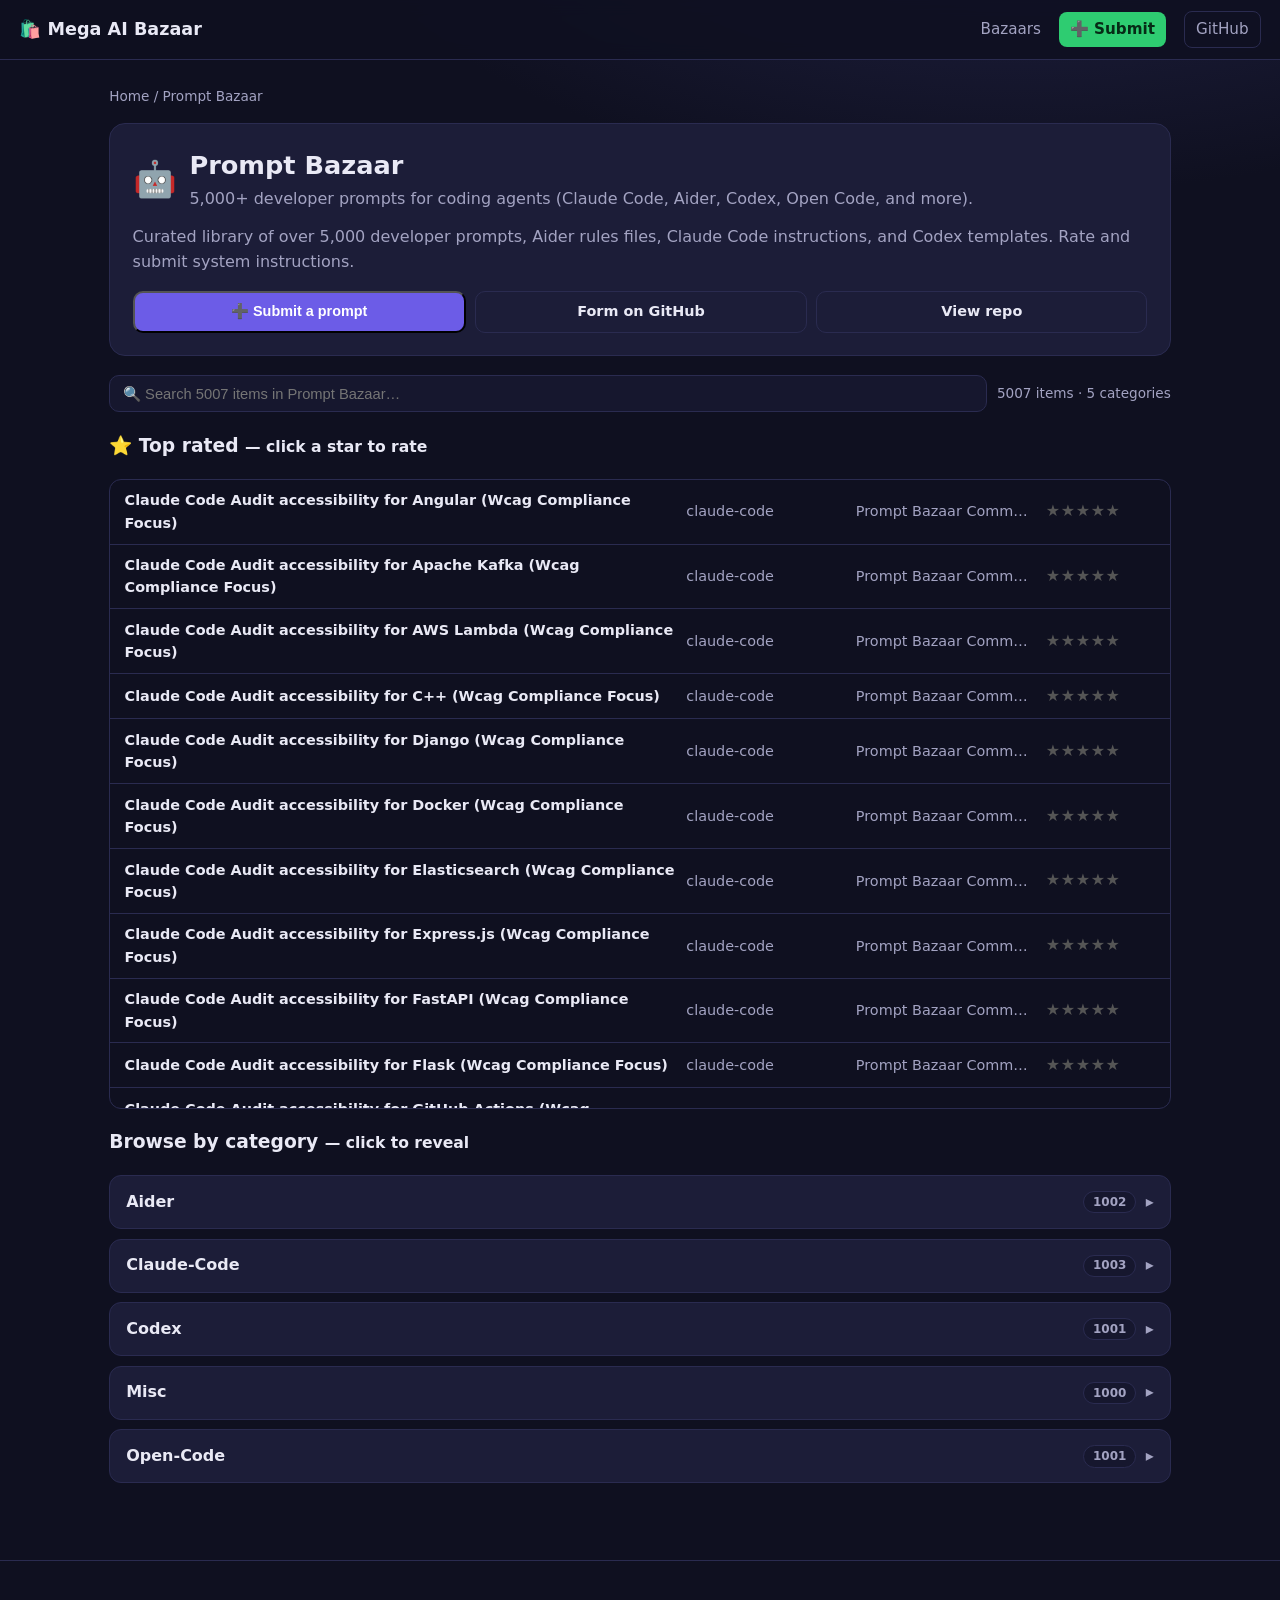
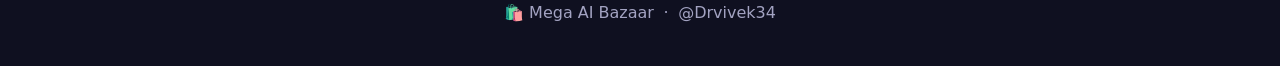
<file: b/prompt.html>
<!DOCTYPE html>
<html lang="en">
<head>
<meta charset="UTF-8"/>
<meta name="viewport" content="width=device-width, initial-scale=1.0"/>
<title>Prompt Bazaar — all items | Mega AI Bazaar</title>
<meta name="description" content="Curated library of over 5,000 developer prompts, Aider rules files, Claude Code instructions, and Codex templates. Rate and submit system instructions."/>
<meta name="keywords" content="Prompt Bazaar, AI, open source, claude-code, aider, open-code, codex, misc"/>
<link rel="canonical" href="https://drvivek34.github.io/Mega-AI-Bazaar/b/prompt.html"/>
<meta property="og:type" content="website"/>
<meta property="og:title" content="Prompt Bazaar — Mega AI Bazaar"/>
<meta property="og:description" content="Curated library of over 5,000 developer prompts, Aider rules files, Claude Code instructions, and Codex templates. Rate and submit system instructions."/>
<meta property="og:url" content="https://drvivek34.github.io/Mega-AI-Bazaar/b/prompt.html"/>
<meta name="twitter:card" content="summary"/>
<link rel="stylesheet" href="../style.css"/>
<link rel="icon" href="data:image/svg+xml,<svg xmlns='http://www.w3.org/2000/svg' viewBox='0 0 100 100'><text y='.9em' font-size='90'>🤖</text></svg>"/>
<script type="application/ld+json">
{
  "@context": "https://schema.org",
  "@type": "CollectionPage",
  "name": "Prompt Bazaar \u2014 Mega AI Bazaar",
  "description": "Curated library of over 5,000 developer prompts, Aider rules files, Claude Code instructions, and Codex templates. Rate and submit system instructions.",
  "url": "https://drvivek34.github.io/Mega-AI-Bazaar/b/prompt.html",
  "isPartOf": {
    "@type": "WebSite",
    "name": "Mega AI Bazaar",
    "url": "https://drvivek34.github.io/Mega-AI-Bazaar/"
  }
}
</script>
</head>
<body>
<header class="topbar">
  <a class="brand" href="../index.html">🛍️ <span>Mega AI Bazaar</span></a>
  <nav class="nav">
    <a href="../index.html#bazaars">Bazaars</a>
    <a class="nav-cta" href="https://github.com/Drvivek34/Prompt-Bazaar/issues/new/choose" target="_blank" rel="noopener">➕ Submit</a>
    <a class="nav-gh" href="https://github.com/Drvivek34/Prompt-Bazaar" target="_blank" rel="noopener">GitHub</a>
  </nav>
</header>
<main class="bz-page">
  <p class="breadcrumb"><a href="../index.html">Home</a> / <span id="crumb">Prompt Bazaar</span></p>
  <section id="hero" class="bz-hero"><div class="bz-top"><span class="bz-emoji">🤖</span><div><h1>Prompt Bazaar</h1><p class="bz-tag">Curated library of over 5,000 developer prompts, Aider rules files, Claude Code instructions, and Codex templates. Rate and submit system instructions.</p></div></div></section>
  <section id="controls" class="bz-controls"></section>
  <section id="app" class="bz-list"></section>
</main>
<footer class="footer"><a href="../index.html">🛍️ Mega AI Bazaar</a> · <a href="https://github.com/Drvivek34" target="_blank" rel="noopener">@Drvivek34</a></footer>
<script>window.BAZAAR_ID="prompt";</script>
<script src="../config.js"></script>
<script src="../supabase.js"></script>
<script src="../bazaar.js"></script>
</body>
</html>
</file>
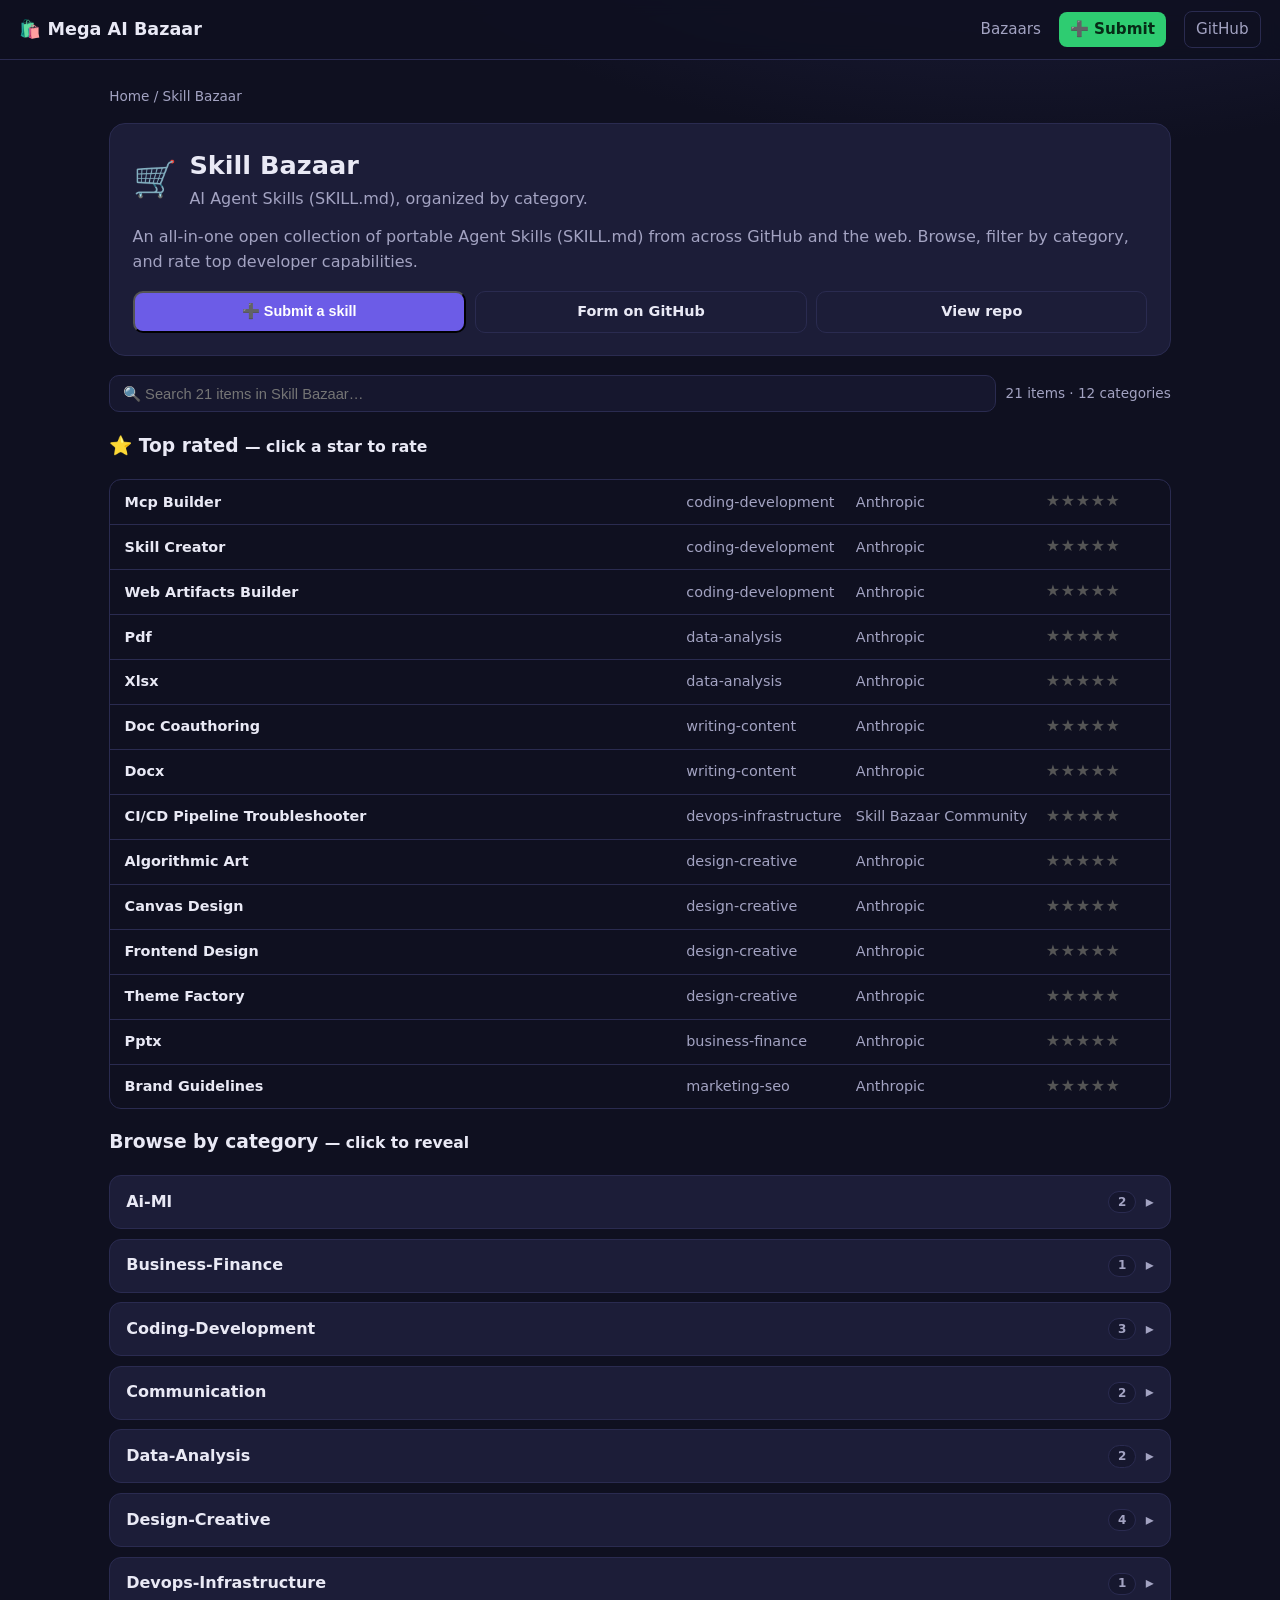
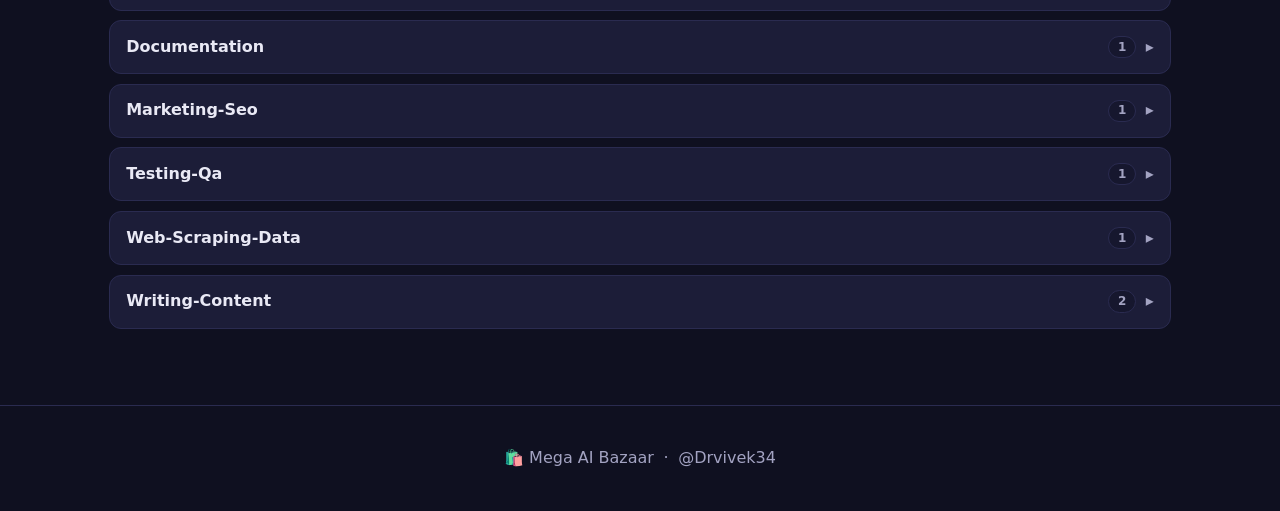
<file: b/skill.html>
<!DOCTYPE html>
<html lang="en">
<head>
<meta charset="UTF-8"/>
<meta name="viewport" content="width=device-width, initial-scale=1.0"/>
<title>Skill Bazaar — all items | Mega AI Bazaar</title>
<meta name="description" content="An all-in-one open collection of portable Agent Skills (SKILL.md) from across GitHub and the web. Browse, filter by category, and rate top developer capabilities."/>
<meta name="keywords" content="Skill Bazaar, AI, open source, coding-development, data-analysis, writing-content, research, productivity, devops-infrastructure, security, design-creative"/>
<link rel="canonical" href="https://drvivek34.github.io/Mega-AI-Bazaar/b/skill.html"/>
<meta property="og:type" content="website"/>
<meta property="og:title" content="Skill Bazaar — Mega AI Bazaar"/>
<meta property="og:description" content="An all-in-one open collection of portable Agent Skills (SKILL.md) from across GitHub and the web. Browse, filter by category, and rate top developer capabilities."/>
<meta property="og:url" content="https://drvivek34.github.io/Mega-AI-Bazaar/b/skill.html"/>
<meta name="twitter:card" content="summary"/>
<link rel="stylesheet" href="../style.css"/>
<link rel="icon" href="data:image/svg+xml,<svg xmlns='http://www.w3.org/2000/svg' viewBox='0 0 100 100'><text y='.9em' font-size='90'>🛒</text></svg>"/>
<script type="application/ld+json">
{
  "@context": "https://schema.org",
  "@type": "CollectionPage",
  "name": "Skill Bazaar \u2014 Mega AI Bazaar",
  "description": "An all-in-one open collection of portable Agent Skills (SKILL.md) from across GitHub and the web. Browse, filter by category, and rate top developer capabilities.",
  "url": "https://drvivek34.github.io/Mega-AI-Bazaar/b/skill.html",
  "isPartOf": {
    "@type": "WebSite",
    "name": "Mega AI Bazaar",
    "url": "https://drvivek34.github.io/Mega-AI-Bazaar/"
  }
}
</script>
</head>
<body>
<header class="topbar">
  <a class="brand" href="../index.html">🛍️ <span>Mega AI Bazaar</span></a>
  <nav class="nav">
    <a href="../index.html#bazaars">Bazaars</a>
    <a class="nav-cta" href="https://github.com/Drvivek34/Skill-Bazaar/issues/new/choose" target="_blank" rel="noopener">➕ Submit</a>
    <a class="nav-gh" href="https://github.com/Drvivek34/Skill-Bazaar" target="_blank" rel="noopener">GitHub</a>
  </nav>
</header>
<main class="bz-page">
  <p class="breadcrumb"><a href="../index.html">Home</a> / <span id="crumb">Skill Bazaar</span></p>
  <section id="hero" class="bz-hero"><div class="bz-top"><span class="bz-emoji">🛒</span><div><h1>Skill Bazaar</h1><p class="bz-tag">An all-in-one open collection of portable Agent Skills (SKILL.md) from across GitHub and the web. Browse, filter by category, and rate top developer capabilities.</p></div></div></section>
  <section id="controls" class="bz-controls"></section>
  <section id="app" class="bz-list"></section>
</main>
<footer class="footer"><a href="../index.html">🛍️ Mega AI Bazaar</a> · <a href="https://github.com/Drvivek34" target="_blank" rel="noopener">@Drvivek34</a></footer>
<script>window.BAZAAR_ID="skill";</script>
<script src="../config.js"></script>
<script src="../supabase.js"></script>
<script src="../bazaar.js"></script>
</body>
</html>
</file>
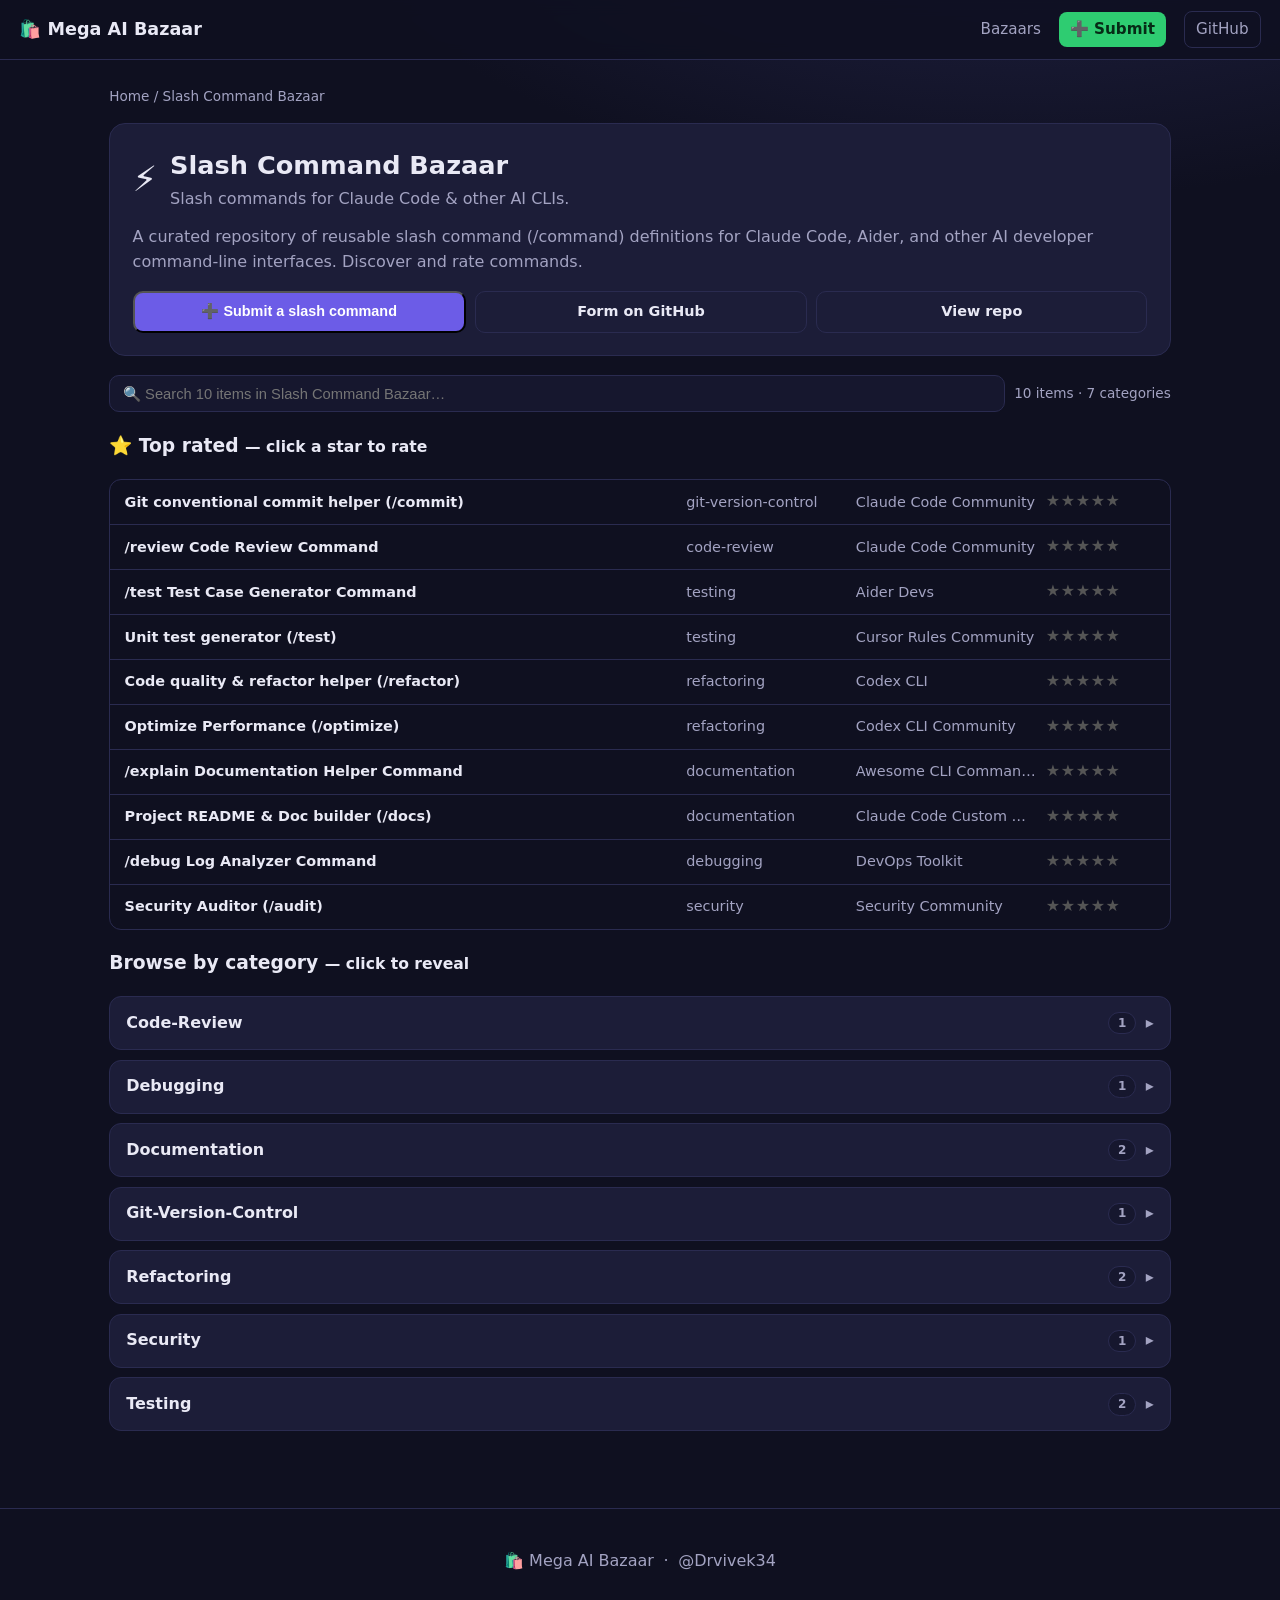
<file: b/slash-command.html>
<!DOCTYPE html>
<html lang="en">
<head>
<meta charset="UTF-8"/>
<meta name="viewport" content="width=device-width, initial-scale=1.0"/>
<title>Slash Command Bazaar — all items | Mega AI Bazaar</title>
<meta name="description" content="A curated repository of reusable slash command (/command) definitions for Claude Code, Aider, and other AI developer command-line interfaces. Discover and rate commands."/>
<meta name="keywords" content="Slash Command Bazaar, AI, open source, git-version-control, code-review, testing, refactoring, documentation, debugging, devops-cicd, security"/>
<link rel="canonical" href="https://drvivek34.github.io/Mega-AI-Bazaar/b/slash-command.html"/>
<meta property="og:type" content="website"/>
<meta property="og:title" content="Slash Command Bazaar — Mega AI Bazaar"/>
<meta property="og:description" content="A curated repository of reusable slash command (/command) definitions for Claude Code, Aider, and other AI developer command-line interfaces. Discover and rate commands."/>
<meta property="og:url" content="https://drvivek34.github.io/Mega-AI-Bazaar/b/slash-command.html"/>
<meta name="twitter:card" content="summary"/>
<link rel="stylesheet" href="../style.css"/>
<link rel="icon" href="data:image/svg+xml,<svg xmlns='http://www.w3.org/2000/svg' viewBox='0 0 100 100'><text y='.9em' font-size='90'>⚡</text></svg>"/>
<script type="application/ld+json">
{
  "@context": "https://schema.org",
  "@type": "CollectionPage",
  "name": "Slash Command Bazaar \u2014 Mega AI Bazaar",
  "description": "A curated repository of reusable slash command (/command) definitions for Claude Code, Aider, and other AI developer command-line interfaces. Discover and rate commands.",
  "url": "https://drvivek34.github.io/Mega-AI-Bazaar/b/slash-command.html",
  "isPartOf": {
    "@type": "WebSite",
    "name": "Mega AI Bazaar",
    "url": "https://drvivek34.github.io/Mega-AI-Bazaar/"
  }
}
</script>
</head>
<body>
<header class="topbar">
  <a class="brand" href="../index.html">🛍️ <span>Mega AI Bazaar</span></a>
  <nav class="nav">
    <a href="../index.html#bazaars">Bazaars</a>
    <a class="nav-cta" href="https://github.com/Drvivek34/Slash-Command-Bazaar/issues/new/choose" target="_blank" rel="noopener">➕ Submit</a>
    <a class="nav-gh" href="https://github.com/Drvivek34/Slash-Command-Bazaar" target="_blank" rel="noopener">GitHub</a>
  </nav>
</header>
<main class="bz-page">
  <p class="breadcrumb"><a href="../index.html">Home</a> / <span id="crumb">Slash Command Bazaar</span></p>
  <section id="hero" class="bz-hero"><div class="bz-top"><span class="bz-emoji">⚡</span><div><h1>Slash Command Bazaar</h1><p class="bz-tag">A curated repository of reusable slash command (/command) definitions for Claude Code, Aider, and other AI developer command-line interfaces. Discover and rate commands.</p></div></div></section>
  <section id="controls" class="bz-controls"></section>
  <section id="app" class="bz-list"></section>
</main>
<footer class="footer"><a href="../index.html">🛍️ Mega AI Bazaar</a> · <a href="https://github.com/Drvivek34" target="_blank" rel="noopener">@Drvivek34</a></footer>
<script>window.BAZAAR_ID="slash-command";</script>
<script src="../config.js"></script>
<script src="../supabase.js"></script>
<script src="../bazaar.js"></script>
</body>
</html>
</file>
<file: style.css>
:root{
  --bg:#0f1020; --bg2:#16172e; --card:#1c1d38; --ink:#e9e9f5; --muted:#a3a3c2;
  --accent:#6C5CE7; --line:#2a2b50; --cta:#2ecc71;
}
*{box-sizing:border-box}
html{scroll-behavior:smooth}
body{margin:0;font-family:system-ui,-apple-system,Segoe UI,Roboto,Inter,sans-serif;
  background:radial-gradient(1200px 600px at 80% -10%,#23244a 0,var(--bg) 60%);
  color:var(--ink);line-height:1.55}
a{color:inherit;text-decoration:none}

.topbar{position:sticky;top:0;z-index:10;display:flex;align-items:center;justify-content:space-between;
  padding:.7rem 1.2rem;background:rgba(15,16,32,.85);backdrop-filter:blur(8px);border-bottom:1px solid var(--line)}
.brand{font-weight:800;font-size:1.1rem;display:flex;gap:.4rem;align-items:center}
.nav{display:flex;gap:1.1rem;align-items:center;font-size:.95rem}
.nav a{color:var(--muted)}
.nav a:hover{color:var(--ink)}
.nav-cta{background:var(--cta);color:#062b16 !important;font-weight:700;padding:.35rem .7rem;border-radius:8px}
.nav-gh{border:1px solid var(--line);padding:.35rem .7rem;border-radius:8px}

.hero{max-width:880px;margin:0 auto;padding:4rem 1.2rem 2rem;text-align:center}
.hero h1{font-size:clamp(2rem,5vw,3.2rem);margin:0 0 .6rem;letter-spacing:-.02em}
.sub{color:var(--muted);font-size:1.1rem;max-width:680px;margin:0 auto 1.6rem}
.search-wrap{max-width:560px;margin:0 auto}
#search{width:100%;padding:.9rem 1.1rem;border-radius:14px;border:1px solid var(--line);
  background:var(--bg2);color:var(--ink);font-size:1rem;outline:none}
#search:focus{border-color:var(--accent);box-shadow:0 0 0 3px rgba(108,92,231,.25)}
.counts{color:var(--muted);font-size:.85rem;margin-top:.8rem}

.grid{max-width:1100px;margin:1rem auto;padding:0 1.2rem;display:grid;
  grid-template-columns:repeat(auto-fill,minmax(300px,1fr));gap:1.1rem}
.card{background:var(--card);border:1px solid var(--line);border-radius:16px;padding:1.2rem;
  display:flex;flex-direction:column;transition:transform .15s,border-color .15s}
.card:hover{transform:translateY(-3px);border-color:var(--accent)}
.card .top{display:flex;align-items:center;gap:.6rem;margin-bottom:.4rem}
.card .emoji{font-size:1.6rem}
.card h3{margin:0;font-size:1.2rem}
.card .tag{color:var(--muted);font-size:.92rem;margin:.2rem 0 .7rem}
.chips{display:flex;flex-wrap:wrap;gap:.35rem;margin:.4rem 0 1rem}
.chip{font-size:.72rem;background:var(--bg2);border:1px solid var(--line);color:var(--muted);
  padding:.18rem .5rem;border-radius:999px}
.card .actions{margin-top:auto;display:flex;gap:.6rem}
.btn{flex:1;text-align:center;padding:.55rem;border-radius:10px;font-weight:600;font-size:.9rem}
.btn-primary{background:var(--accent);color:#fff}
.btn-ghost{border:1px solid var(--line);color:var(--ink)}
.btn-ghost:hover{border-color:var(--accent)}

.panel{max-width:1000px;margin:2.5rem auto;padding:0 1.2rem}
.panel h2{font-size:1.5rem}
.submit-grid{display:grid;grid-template-columns:repeat(auto-fill,minmax(240px,1fr));gap:.7rem;margin-top:1rem}
.submit-grid a{background:var(--card);border:1px solid var(--line);border-radius:12px;padding:.8rem 1rem;font-weight:600}
.submit-grid a:hover{border-color:var(--cta)}
.muted{color:var(--muted);font-size:.9rem}
code{background:var(--bg2);padding:.1rem .35rem;border-radius:6px;border:1px solid var(--line)}

.footer{text-align:center;color:var(--muted);padding:2.5rem 1rem;border-top:1px solid var(--line);
  margin-top:3rem;display:flex;gap:.6rem;justify-content:center}
.hidden{display:none !important}
mark{background:var(--accent);color:#fff;border-radius:3px;padding:0 .1rem}

/* ---- per-bazaar pages ---- */
.bz-page{max-width:1100px;margin:0 auto;padding:1.2rem}
.breadcrumb{color:var(--muted);font-size:.85rem;margin:.4rem 0 1rem}
.bz-hero{background:var(--card);border:1px solid var(--line);border-radius:16px;padding:1.4rem;margin-bottom:1.2rem}
.bz-top{display:flex;gap:.8rem;align-items:center}
.bz-emoji{font-size:2.2rem}
.bz-top h1{margin:0;font-size:1.6rem}
.bz-tag{margin:.1rem 0 0;color:var(--muted)}
.bz-desc{color:var(--muted);margin:.8rem 0 1rem}
.bz-actions{display:flex;gap:.6rem;flex-wrap:wrap}
.bz-controls{display:flex;gap:.6rem;flex-wrap:wrap;align-items:center;margin-bottom:.8rem}
.bz-controls input,.bz-controls select{padding:.6rem .8rem;border-radius:10px;border:1px solid var(--line);
  background:var(--bg2);color:var(--ink);font-size:.92rem;outline:none}
.bz-controls input{flex:1;min-width:220px}
.bz-controls input:focus,.bz-controls select:focus{border-color:var(--accent)}
.count{color:var(--muted);font-size:.85rem}
.rows{list-style:none;margin:0;padding:0;max-height:70vh;overflow:auto;border:1px solid var(--line);border-radius:12px}
.row{display:grid;grid-template-columns:1fr 160px 180px 110px;gap:.6rem;align-items:center;
  padding:.6rem .9rem;border-bottom:1px solid var(--line);font-size:.9rem}
.row:last-child{border-bottom:none}
.row.head{position:sticky;top:0;background:var(--bg2);color:var(--muted);font-weight:700;font-size:.78rem;text-transform:uppercase;letter-spacing:.04em}
.row:hover:not(.head){background:var(--bg2)}
.r-title{font-weight:600}
.r-cat{color:var(--muted)}
.r-auth{color:var(--muted);overflow:hidden;text-overflow:ellipsis;white-space:nowrap}
.r-rate{color:#f1c40f;letter-spacing:1px}
.notice{background:var(--card);border:1px dashed var(--line);border-radius:12px;padding:1rem;color:var(--muted);margin:.6rem 0}
.cat-grid{display:grid;grid-template-columns:repeat(auto-fill,minmax(220px,1fr));gap:.6rem;margin-top:1rem}
.cat-card{display:flex;justify-content:space-between;background:var(--card);border:1px solid var(--line);
  border-radius:12px;padding:.8rem 1rem;text-transform:capitalize}
.cat-card:hover{border-color:var(--accent)}
.cat-card .arrow{color:var(--muted)}
@media(max-width:640px){.row{grid-template-columns:1fr 90px;}.row .r-cat,.row .r-auth{display:none}}

/* ---- home: search + scope dropdown ---- */
.search-wrap{display:flex;gap:.5rem;max-width:640px;margin:0 auto}
#scope{padding:.9rem .7rem;border-radius:14px;border:1px solid var(--line);background:var(--bg2);color:var(--ink);font-size:.95rem;outline:none;cursor:pointer}
#scope:focus{border-color:var(--accent)}
.results{max-width:1000px;margin:1rem auto;padding:0 1.2rem}
.res-head{color:var(--muted);font-size:.9rem;margin-bottom:.6rem}

/* ---- accordions (click to reveal) ---- */
.acc{background:var(--card);border:1px solid var(--line);border-radius:12px;margin-bottom:.6rem;overflow:hidden}
.acc>summary{cursor:pointer;padding:.85rem 1rem;font-weight:600;text-transform:capitalize;list-style:none;display:flex;justify-content:space-between;align-items:center}
.acc>summary::-webkit-details-marker{display:none}
.acc>summary::after{content:"▸";color:var(--muted);transition:transform .15s}
.acc[open]>summary::after{transform:rotate(90deg)}
.acc-n{background:var(--bg2);border:1px solid var(--line);color:var(--muted);border-radius:999px;padding:.05rem .55rem;font-size:.75rem;margin-left:auto;margin-right:.6rem}
.acc-body{border-top:1px solid var(--line)}
.acc-body .rows{max-height:55vh;border:none;border-radius:0}

/* ---- clickable stars ---- */
.stars{white-space:nowrap;cursor:pointer;user-select:none}
.star{color:#555;font-size:1rem;padding:0 .02rem}
.star.on{color:#f1c40f}
.star.mine{color:#ffd84d}
.star:hover{color:#f1c40f}
.stars:has(.star:hover) .star{color:#555}
.stars:has(.star:nth-child(1):hover) .star:nth-child(-n+1),
.stars:has(.star:nth-child(2):hover) .star:nth-child(-n+2),
.stars:has(.star:nth-child(3):hover) .star:nth-child(-n+3),
.stars:has(.star:nth-child(4):hover) .star:nth-child(-n+4),
.stars:has(.star:nth-child(5):hover) .star:nth-child(-n+5){color:#f1c40f}

/* ---- submit panel ---- */
.submit-panel{margin-top:1rem;background:var(--bg2);border:1px solid var(--line);border-radius:12px;padding:1rem}
.submit-panel h3{margin:.2rem 0 .3rem}
.submit-panel label{display:block;font-size:.85rem;color:var(--muted);margin:.5rem 0 .1rem}
.submit-panel input,.submit-panel select,.submit-panel textarea{width:100%;padding:.5rem .6rem;border-radius:8px;border:1px solid var(--line);background:var(--card);color:var(--ink);font-size:.9rem}
.submit-panel .btn{margin-top:.8rem}

/* ---- toast ---- */
#toast{position:fixed;bottom:20px;left:50%;transform:translateX(-50%) translateY(20px);background:var(--card);
  border:1px solid var(--accent);color:var(--ink);padding:.7rem 1rem;border-radius:10px;opacity:0;pointer-events:none;
  transition:.25s;z-index:50;font-size:.9rem}
#toast.show{opacity:1;transform:translateX(-50%) translateY(0)}
</file>
